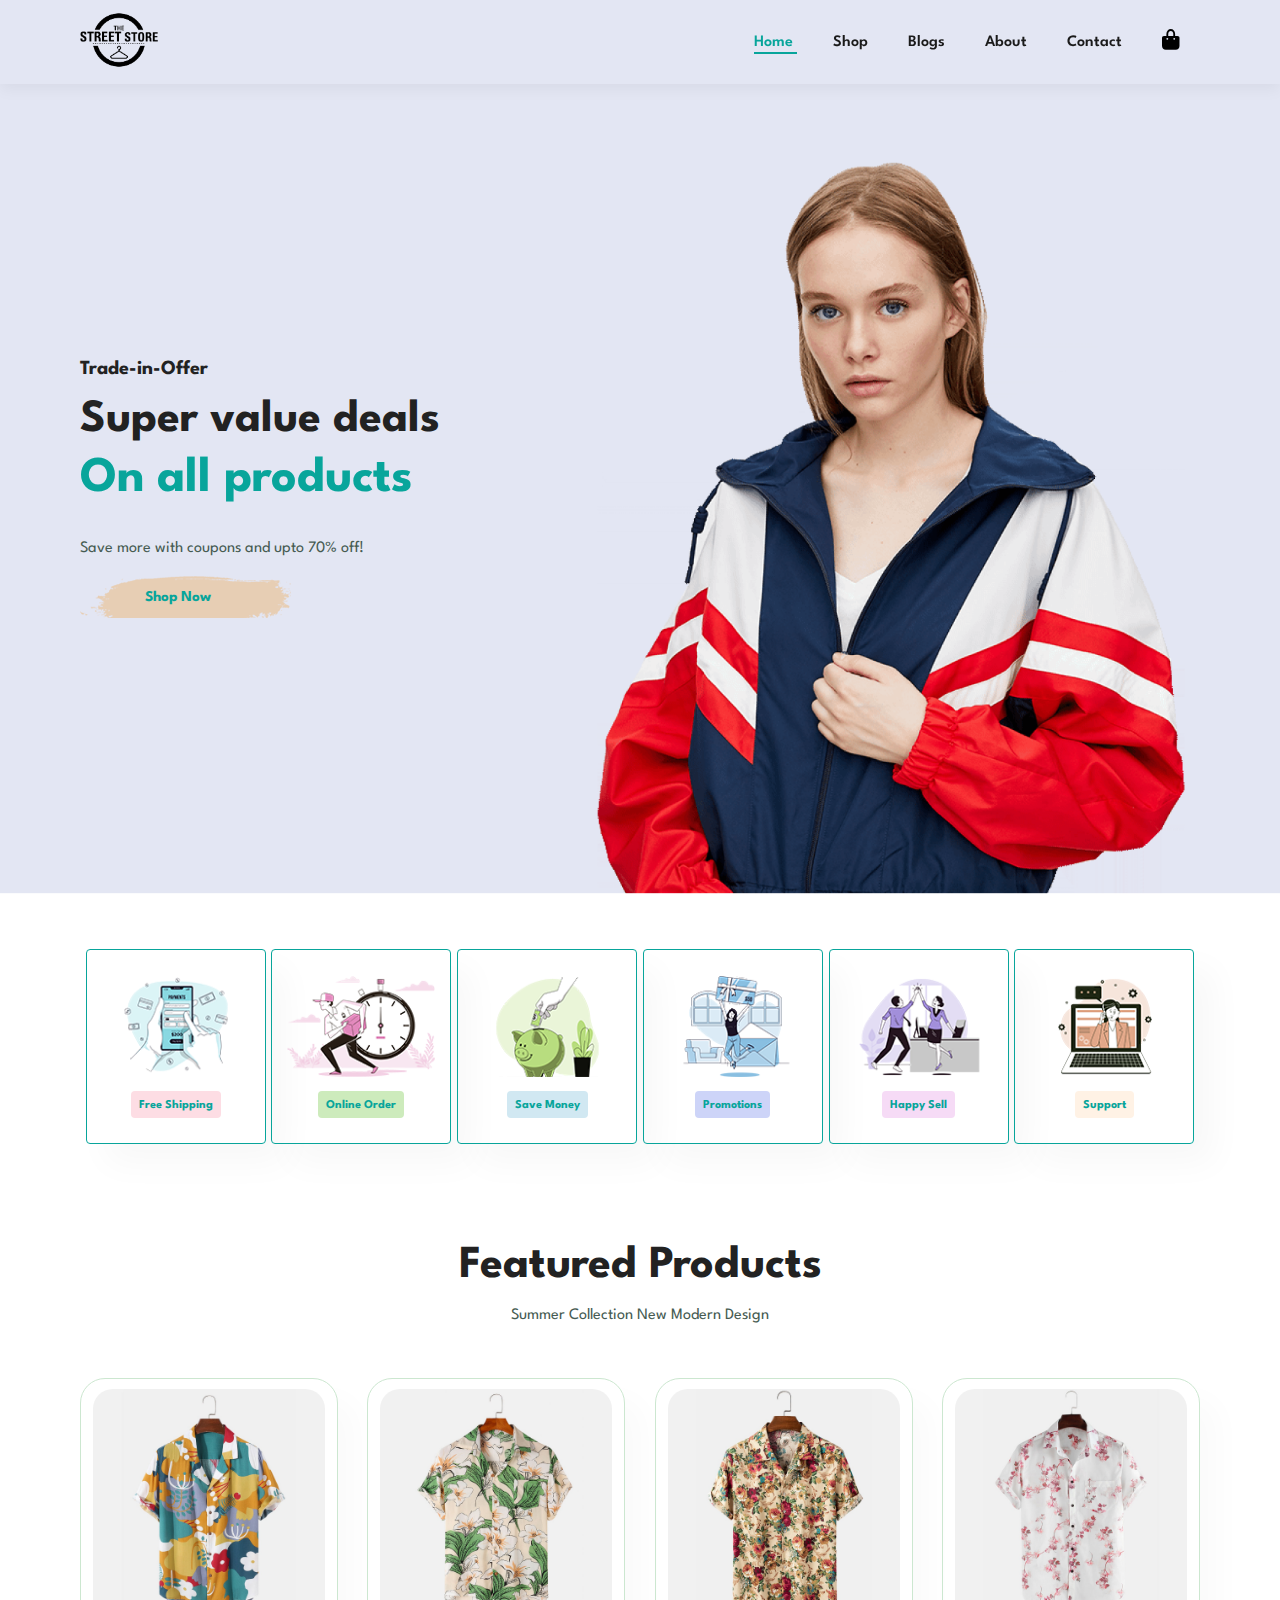
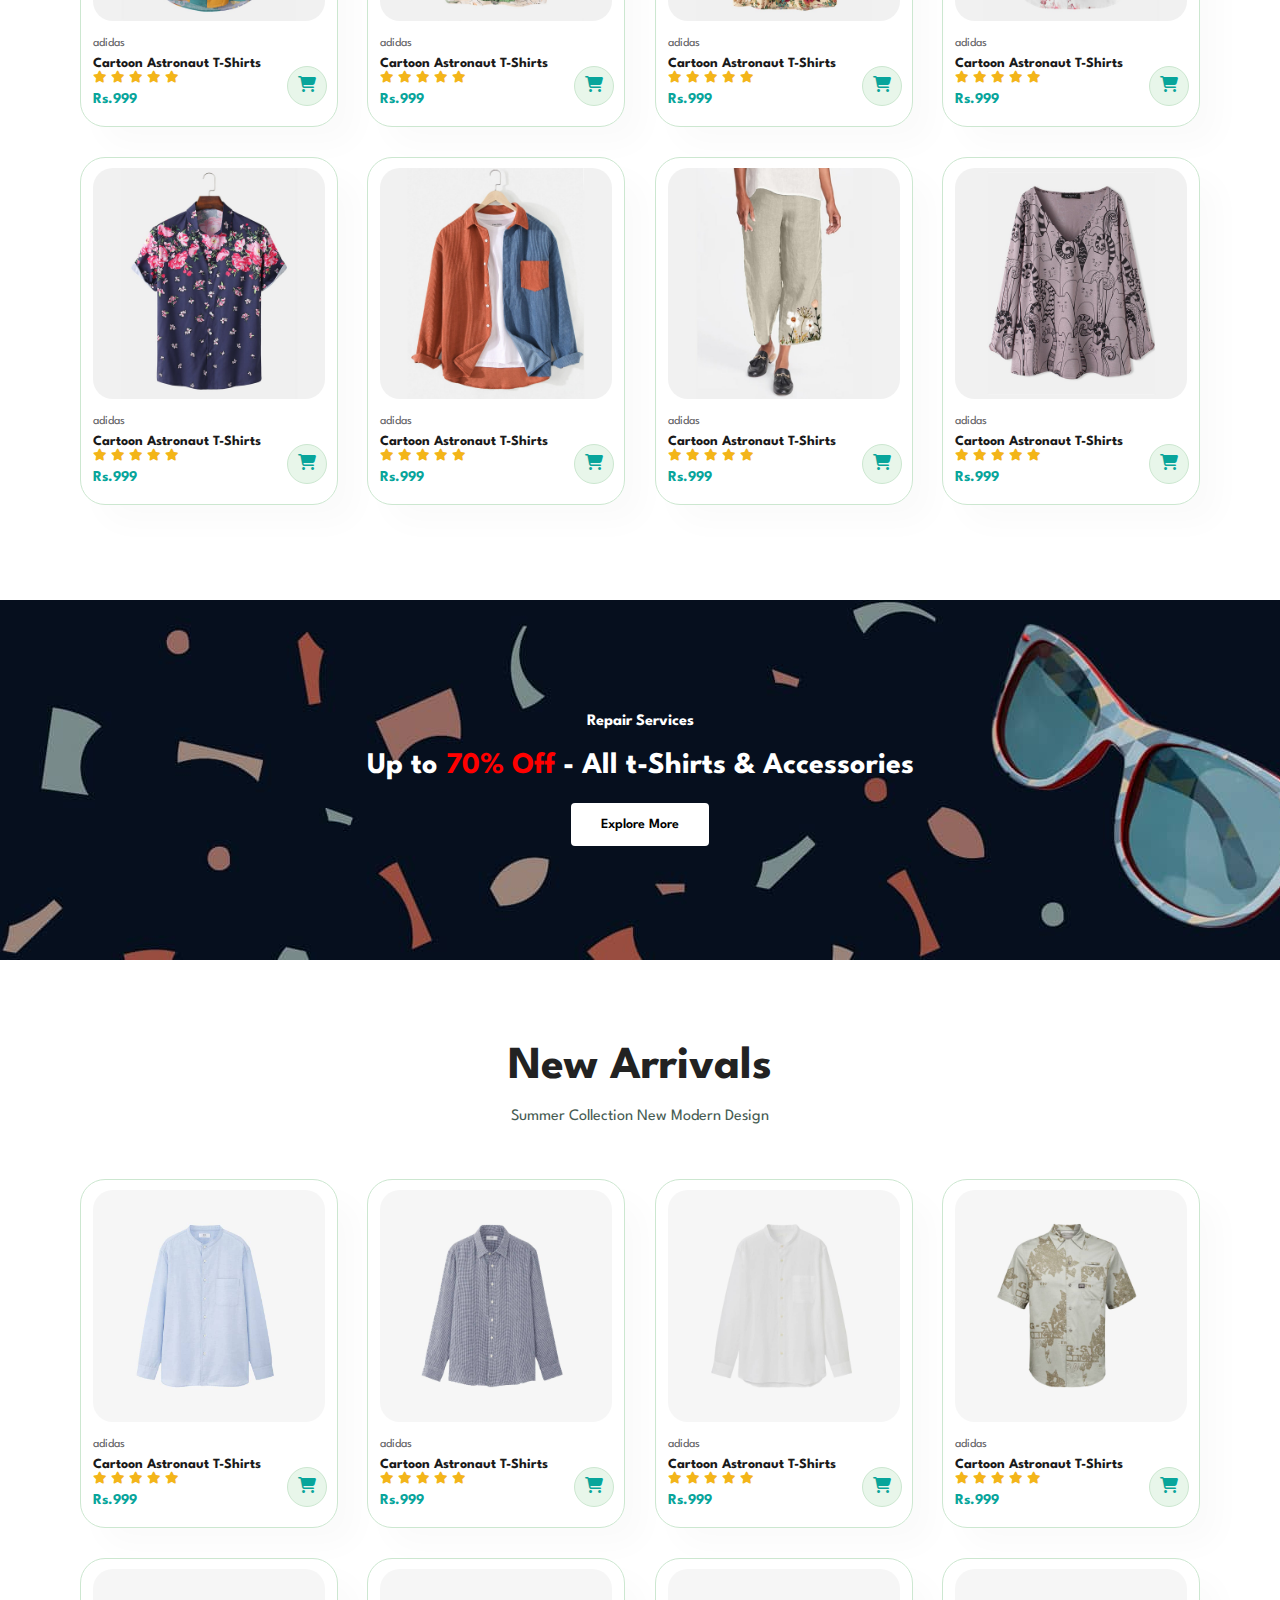
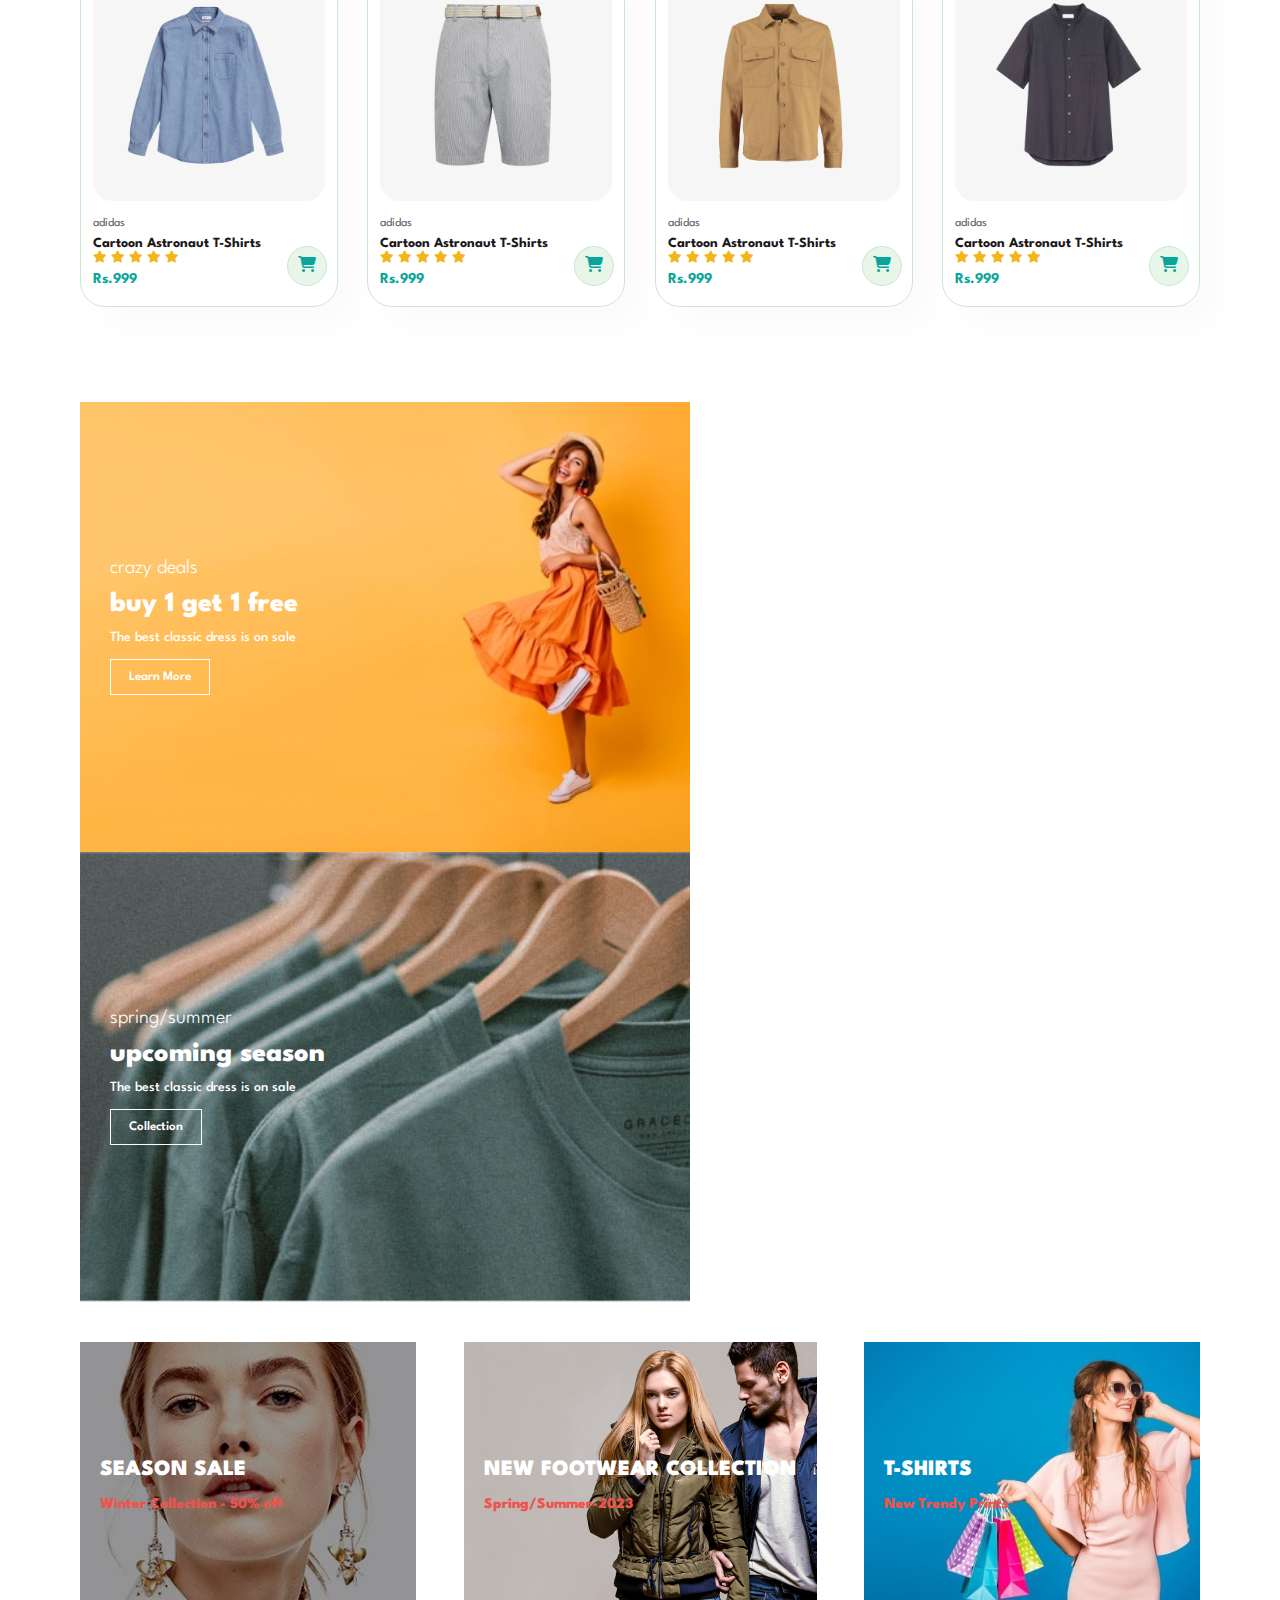
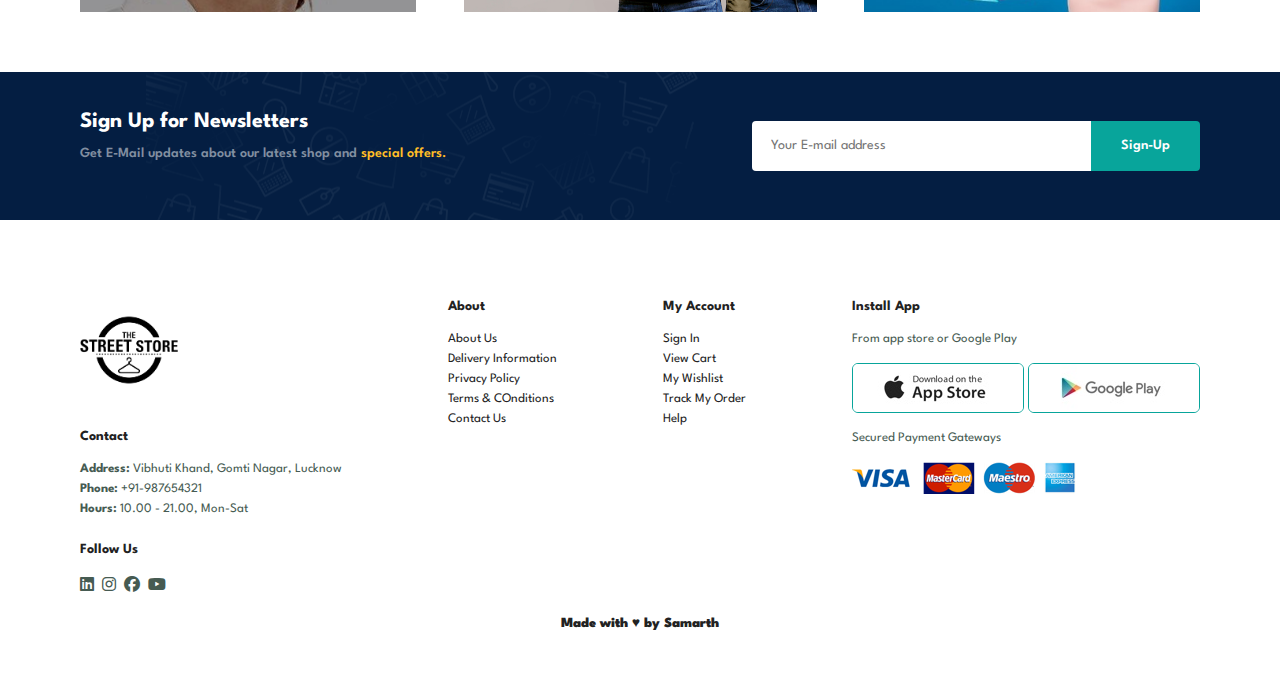
<file: index.html>
<!DOCTYPE html>
<html lang="en">
<head>
    <meta charset="UTF-8">
    <meta name="viewport" content="width=device-width, initial-scale=1.0">
    <title>The Street Store</title>
    <link rel="stylesheet" href="style.css">
    <link rel="stylesheet" href="https://cdnjs.cloudflare.com/ajax/libs/font-awesome/6.4.2/css/all.min.css">
</head>
<body>
    <section id="header">
        <a href="#"><img src="images/home/logo.png" alt="" class="logo"></a>
        <div>
            <ul id="navbar">
                <li><a class="active" href="index.html">Home</a></li>
                <li><a href="shop.html">Shop</a></li>
                <li><a href="blog.html">Blogs</a></li>
                <li><a href="about.html">About</a></li>
                <li><a href="contact.html">Contact</a></li>
                <li id="bag"><a href="cart.html"><i class="fa-solid fa-bag-shopping fa-lg" style="color: #000000;"></i></a></li>
                <a href="#" id="close"><i class="fa-solid fa-xmark"></i></a>
            </ul>
        </div>

        <div id="ipad">
            <a href="cart.html"><i class="fa-solid fa-bag-shopping fa-lg" style="color: #000000;"></i></a>
            <i id="bar" class="fa-solid fa-bars"></i>
        </div>
    </section>

    <section id="main">
        <h4>Trade-in-Offer</h4>
        <h2>Super value deals</h2>
        <h1>On all products</h1>
        <p>Save more with coupons and upto 70% off!</p>
        <button>Shop Now</button>
    </section>

    <section id="feature" class="section-p1">
        <div class="feature-box">
            <img src="images/home/features/f1.png" alt="">
            <h6>Free Shipping</h6>
        </div>
        <div class="feature-box">
            <img src="images/home/features/f2.png" alt="">
            <h6>Online Order</h6>
        </div>
        <div class="feature-box">
            <img src="images/home/features/f3.png" alt="">
            <h6>Save Money</h6>
        </div>
        <div class="feature-box">
            <img src="images/home/features/f4.png" alt="">
            <h6>Promotions</h6>
        </div>
        <div class="feature-box">
            <img src="images/home/features/f5.png" alt="">
            <h6>Happy Sell</h6>
        </div>
        <div class="feature-box">
            <img src="images/home/features/f6.png" alt="">
            <h6>Support</h6>
        </div>
    </section>

    <section id="product" class="section-p1">
        <h2>Featured Products</h2>
        <p>Summer Collection New Modern Design</p>
        <div class="pro-container">
            <div class="pro">
                <img src="images/home/products/f1.jpg" alt="">
                <div class="desc">
                    <span>adidas</span>
                    <h5>Cartoon Astronaut T-Shirts</h5>
                    <div class="star">
                        <i class="fas fa-star"></i>
                        <i class="fas fa-star"></i>
                        <i class="fas fa-star"></i>
                        <i class="fas fa-star"></i>
                        <i class="fas fa-star"></i>
                    </div>
                    <h4>Rs.999</h4>
                </div>
                <a class="cart" href=""><i class="fa-solid fa-cart-shopping"></i></a>
            </div>
            <div class="pro">
                <img src="images/home/products/f2.jpg" alt="">
                <div class="desc">
                    <span>adidas</span>
                    <h5>Cartoon Astronaut T-Shirts</h5>
                    <div class="star">
                        <i class="fas fa-star"></i>
                        <i class="fas fa-star"></i>
                        <i class="fas fa-star"></i>
                        <i class="fas fa-star"></i>
                        <i class="fas fa-star"></i>
                    </div>
                    <h4>Rs.999</h4>
                </div>
                <a class="cart" href=""><i class="fa-solid fa-cart-shopping"></i></a>
            </div>
            <div class="pro">
                <img src="images/home/products/f3.jpg" alt="">
                <div class="desc">
                    <span>adidas</span>
                    <h5>Cartoon Astronaut T-Shirts</h5>
                    <div class="star">
                        <i class="fas fa-star"></i>
                        <i class="fas fa-star"></i>
                        <i class="fas fa-star"></i>
                        <i class="fas fa-star"></i>
                        <i class="fas fa-star"></i>
                    </div>
                    <h4>Rs.999</h4>
                </div>
                <a class="cart" href=""><i class="fa-solid fa-cart-shopping"></i></a>
            </div>
            <div class="pro">
                <img src="images/home/products/f4.jpg" alt="">
                <div class="desc">
                    <span>adidas</span>
                    <h5>Cartoon Astronaut T-Shirts</h5>
                    <div class="star">
                        <i class="fas fa-star"></i>
                        <i class="fas fa-star"></i>
                        <i class="fas fa-star"></i>
                        <i class="fas fa-star"></i>
                        <i class="fas fa-star"></i>
                    </div>
                    <h4>Rs.999</h4>
                </div>
                <a class="cart" href=""><i class="fa-solid fa-cart-shopping"></i></a>
            </div>
            <div class="pro">
                <img src="images/home/products/f5.jpg" alt="">
                <div class="desc">
                    <span>adidas</span>
                    <h5>Cartoon Astronaut T-Shirts</h5>
                    <div class="star">
                        <i class="fas fa-star"></i>
                        <i class="fas fa-star"></i>
                        <i class="fas fa-star"></i>
                        <i class="fas fa-star"></i>
                        <i class="fas fa-star"></i>
                    </div>
                    <h4>Rs.999</h4>
                </div>
                <a class="cart" href=""><i class="fa-solid fa-cart-shopping"></i></a>
            </div>
            <div class="pro">
                <img src="images/home/products/f6.jpg" alt="">
                <div class="desc">
                    <span>adidas</span>
                    <h5>Cartoon Astronaut T-Shirts</h5>
                    <div class="star">
                        <i class="fas fa-star"></i>
                        <i class="fas fa-star"></i>
                        <i class="fas fa-star"></i>
                        <i class="fas fa-star"></i>
                        <i class="fas fa-star"></i>
                    </div>
                    <h4>Rs.999</h4>
                </div>
                <a class="cart" href=""><i class="fa-solid fa-cart-shopping"></i></a>
            </div>
            <div class="pro">
                <img src="images/home/products/f7.jpg" alt="">
                <div class="desc">
                    <span>adidas</span>
                    <h5>Cartoon Astronaut T-Shirts</h5>
                    <div class="star">
                        <i class="fas fa-star"></i>
                        <i class="fas fa-star"></i>
                        <i class="fas fa-star"></i>
                        <i class="fas fa-star"></i>
                        <i class="fas fa-star"></i>
                    </div>
                    <h4>Rs.999</h4>
                </div>
                <a class="cart" href=""><i class="fa-solid fa-cart-shopping"></i></a>
            </div>
            <div class="pro">
                <img src="images/home/products/f8.jpg" alt="">
                <div class="desc">
                    <span>adidas</span>
                    <h5>Cartoon Astronaut T-Shirts</h5>
                    <div class="star">
                        <i class="fas fa-star"></i>
                        <i class="fas fa-star"></i>
                        <i class="fas fa-star"></i>
                        <i class="fas fa-star"></i>
                        <i class="fas fa-star"></i>
                    </div>
                    <h4>Rs.999</h4>
                </div>
                <a class="cart" href=""><i class="fa-solid fa-cart-shopping"></i></a>
            </div>
        </div>
    </section>

    <section id="banner" class="section-m1">
        <h4>Repair Services</h4>
        <h2>Up to <span>70% Off</span> - All t-Shirts & Accessories</h2>
        <button class="normal">Explore More</button>
    </section>

    <section id="product" class="section-p1">
        <h2>New Arrivals</h2>
        <p>Summer Collection New Modern Design</p>
        <div class="pro-container">
            <div class="pro">
                <img src="images/home/products/n1.jpg" alt="">
                <div class="desc">
                    <span>adidas</span>
                    <h5>Cartoon Astronaut T-Shirts</h5>
                    <div class="star">
                        <i class="fas fa-star"></i>
                        <i class="fas fa-star"></i>
                        <i class="fas fa-star"></i>
                        <i class="fas fa-star"></i>
                        <i class="fas fa-star"></i>
                    </div>
                    <h4>Rs.999</h4>
                </div>
                <a class="cart" href=""><i class="fa-solid fa-cart-shopping"></i></a>
            </div>
            <div class="pro">
                <img src="images/home/products/n2.jpg" alt="">
                <div class="desc">
                    <span>adidas</span>
                    <h5>Cartoon Astronaut T-Shirts</h5>
                    <div class="star">
                        <i class="fas fa-star"></i>
                        <i class="fas fa-star"></i>
                        <i class="fas fa-star"></i>
                        <i class="fas fa-star"></i>
                        <i class="fas fa-star"></i>
                    </div>
                    <h4>Rs.999</h4>
                </div>
                <a class="cart" href=""><i class="fa-solid fa-cart-shopping"></i></a>
            </div>
            <div class="pro">
                <img src="images/home/products/n3.jpg" alt="">
                <div class="desc">
                    <span>adidas</span>
                    <h5>Cartoon Astronaut T-Shirts</h5>
                    <div class="star">
                        <i class="fas fa-star"></i>
                        <i class="fas fa-star"></i>
                        <i class="fas fa-star"></i>
                        <i class="fas fa-star"></i>
                        <i class="fas fa-star"></i>
                    </div>
                    <h4>Rs.999</h4>
                </div>
                <a class="cart" href=""><i class="fa-solid fa-cart-shopping"></i></a>
            </div>
            <div class="pro">
                <img src="images/home/products/n4.jpg" alt="">
                <div class="desc">
                    <span>adidas</span>
                    <h5>Cartoon Astronaut T-Shirts</h5>
                    <div class="star">
                        <i class="fas fa-star"></i>
                        <i class="fas fa-star"></i>
                        <i class="fas fa-star"></i>
                        <i class="fas fa-star"></i>
                        <i class="fas fa-star"></i>
                    </div>
                    <h4>Rs.999</h4>
                </div>
                <a class="cart" href=""><i class="fa-solid fa-cart-shopping"></i></a>
            </div>
            <div class="pro">
                <img src="images/home/products/n5.jpg" alt="">
                <div class="desc">
                    <span>adidas</span>
                    <h5>Cartoon Astronaut T-Shirts</h5>
                    <div class="star">
                        <i class="fas fa-star"></i>
                        <i class="fas fa-star"></i>
                        <i class="fas fa-star"></i>
                        <i class="fas fa-star"></i>
                        <i class="fas fa-star"></i>
                    </div>
                    <h4>Rs.999</h4>
                </div>
                <a class="cart" href=""><i class="fa-solid fa-cart-shopping"></i></a>
            </div>
            <div class="pro">
                <img src="images/home/products/n6.jpg" alt="">
                <div class="desc">
                    <span>adidas</span>
                    <h5>Cartoon Astronaut T-Shirts</h5>
                    <div class="star">
                        <i class="fas fa-star"></i>
                        <i class="fas fa-star"></i>
                        <i class="fas fa-star"></i>
                        <i class="fas fa-star"></i>
                        <i class="fas fa-star"></i>
                    </div>
                    <h4>Rs.999</h4>
                </div>
                <a class="cart" href=""><i class="fa-solid fa-cart-shopping"></i></a>
            </div>
            <div class="pro">
                <img src="images/home/products/n7.jpg" alt="">
                <div class="desc">
                    <span>adidas</span>
                    <h5>Cartoon Astronaut T-Shirts</h5>
                    <div class="star">
                        <i class="fas fa-star"></i>
                        <i class="fas fa-star"></i>
                        <i class="fas fa-star"></i>
                        <i class="fas fa-star"></i>
                        <i class="fas fa-star"></i>
                    </div>
                    <h4>Rs.999</h4>
                </div>
                <a class="cart" href=""><i class="fa-solid fa-cart-shopping"></i></a>
            </div>
            <div class="pro">
                <img src="images/home/products/n8.jpg" alt="">
                <div class="desc">
                    <span>adidas</span>
                    <h5>Cartoon Astronaut T-Shirts</h5>
                    <div class="star">
                        <i class="fas fa-star"></i>
                        <i class="fas fa-star"></i>
                        <i class="fas fa-star"></i>
                        <i class="fas fa-star"></i>
                        <i class="fas fa-star"></i>
                    </div>
                    <h4>Rs.999</h4>
                </div>
                <a class="cart" href=""><i class="fa-solid fa-cart-shopping"></i></a>
            </div>
        </div>
    </section>

    <section id="sm-banner" class="section-p1">
        <div class="banner-box">
            <h4>crazy deals</h4>
            <h2>buy 1 get 1 free</h2>
            <span>The best classic dress is on sale</span>
            <button class="white">Learn More</button>
        </div>
        <div class="banner-box box-2">
            <h4>spring/summer</h4>
            <h2>upcoming season</h2>
            <span>The best classic dress is on sale</span>
            <button class="white">Collection</button>
        </div>
    </section>

    <section id="x-sm-banner">
        <div class="banner-box">
            <h2>SEASON SALE</h2>
            <h3>Winter Collection - 50% off</h3>
        </div>
        <div class="banner-box b2">
            <h2>NEW FOOTWEAR COLLECTION</h2>
            <h3>Spring/Summer-2023</h3>
        </div>
        <div class="banner-box b3">
            <h2>T-SHIRTS</h2>
            <h3>New Trendy Prints</h3>
        </div>
    </section>

    <section id="newsletter" class="section-p1 section-m1">
        <div class="newstext">
            <h4>Sign Up for Newsletters</h4>
            <p>Get E-Mail updates about our latest shop and <span>special offers.</span></p>
        </div>
        <div class="form">
            <input type="text" placeholder="Your E-mail address">
            <button class="normal">Sign-Up</button>
        </div>
    </section>

    <footer class="section-p1">
        <div class="col">
            <img class="logo" height="100px" src="images/home/logo.png" alt="">
            <h4>Contact</h4>
            <p><b>Address:</b> Vibhuti Khand, Gomti Nagar, Lucknow</p>
            <p><b>Phone:</b> +91-987654321</p>
            <p><b>Hours:</b> 10.00 - 21.00, Mon-Sat</p>
            <div class="follow">
                <h4>Follow Us</h4>
                <div class="icon">
                    <i class="fa-brands fa-linkedin"></i>
                    <i class="fa-brands fa-instagram"></i>
                    <i class="fa-brands fa-facebook"></i>
                    <i class="fa-brands fa-youtube"></i>
                </div>
            </div>
        </div>
        <div class="col">
            <h4>About</h4>
            <a href="#">About Us</a>
            <a href="#">Delivery Information</a>
            <a href="#">Privacy Policy</a>
            <a href="#">Terms & COnditions</a>
            <a href="#">Contact Us</a>
        </div>
        <div class="col">
            <h4>My Account</h4>
            <a href="#">Sign In</a>
            <a href="#">View Cart</a>
            <a href="#">My Wishlist</a>
            <a href="#">Track My Order</a>
            <a href="#">Help</a>
        </div>
        <div class="col install">
            <h4>Install App</h4>
            <p>From app store or Google Play</p>
            <div class="row">
                <img src="images/home/footer/app.jpg" alt="">
                <img src="images/home/footer/play.jpg" alt="">
            </div>
            <p>Secured Payment Gateways</p>
            <img src="images/home/footer/pay.png" alt="">
        </div>
        <div class="sam">
            <h4><b>Made with &hearts; by Samarth</b></h4>
        </div>
    </footer>


    <script src="script.js"></script>
</body>
</html>
</file>
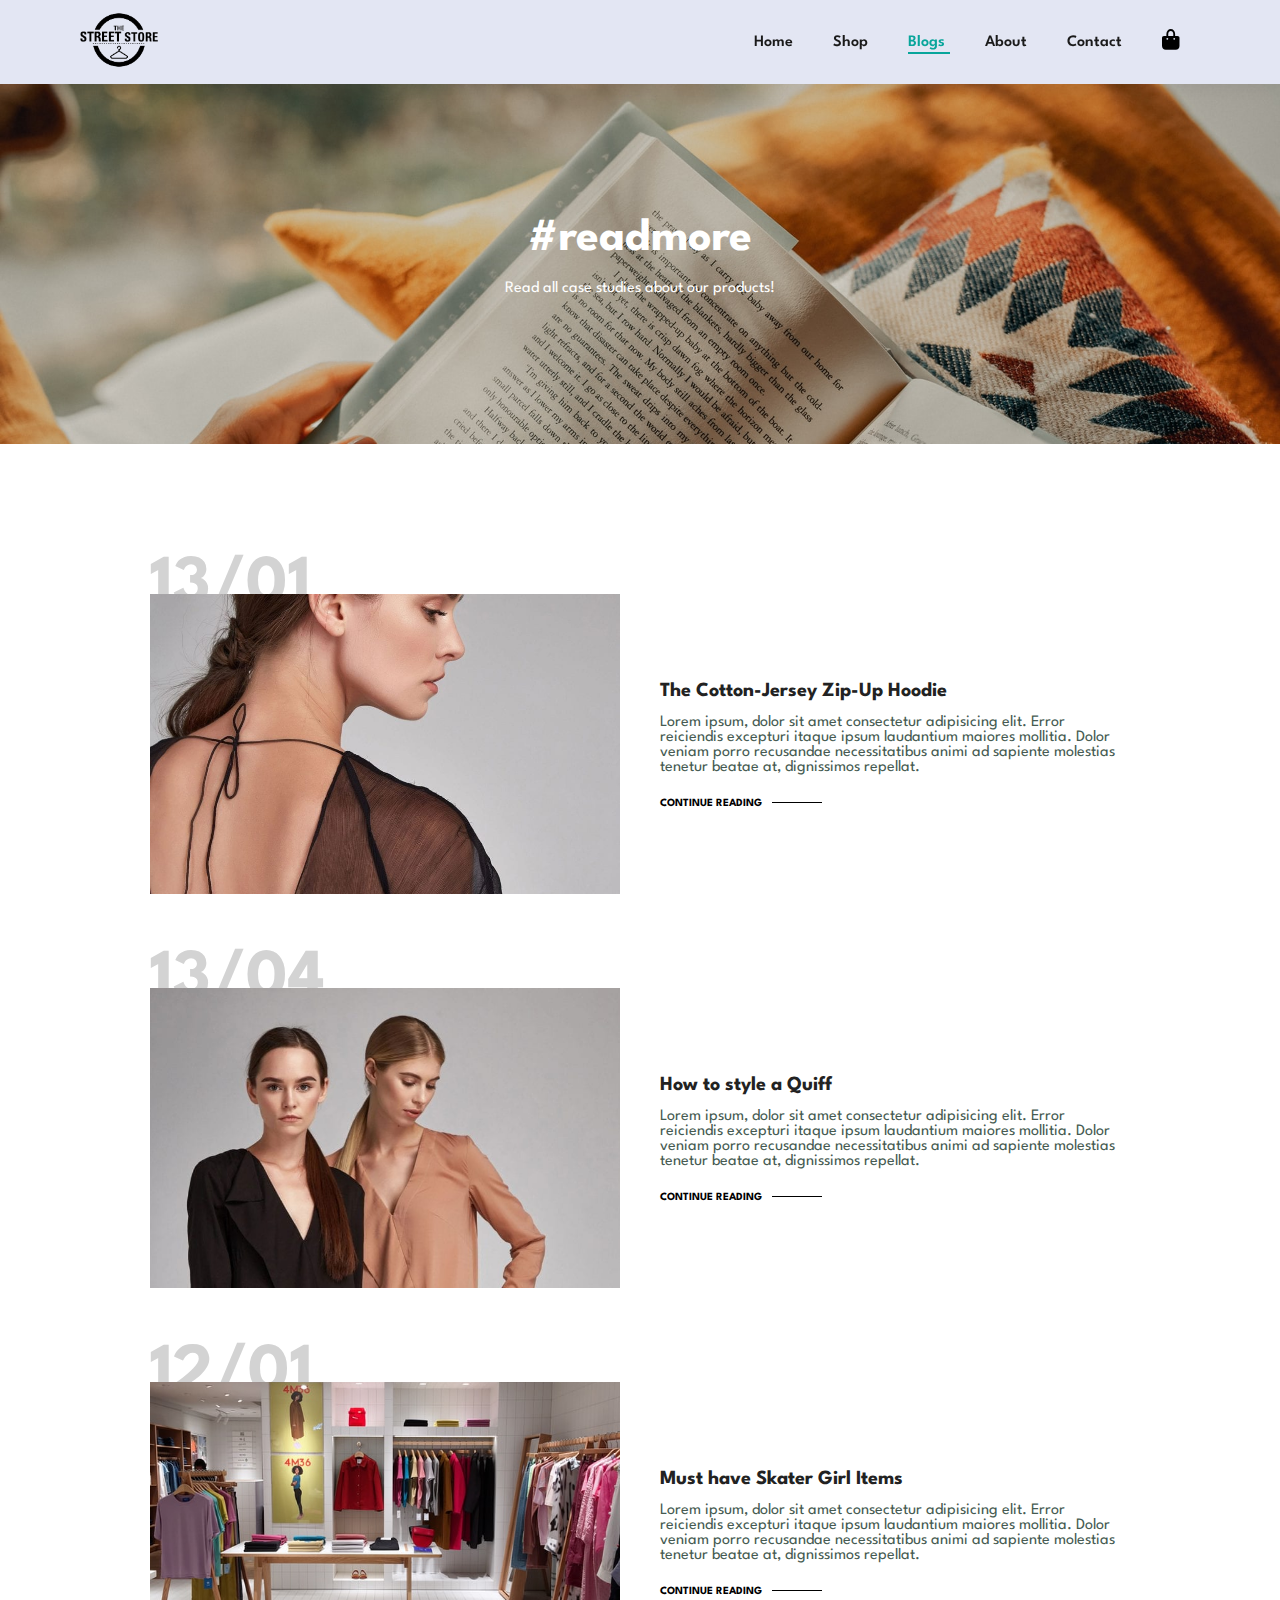
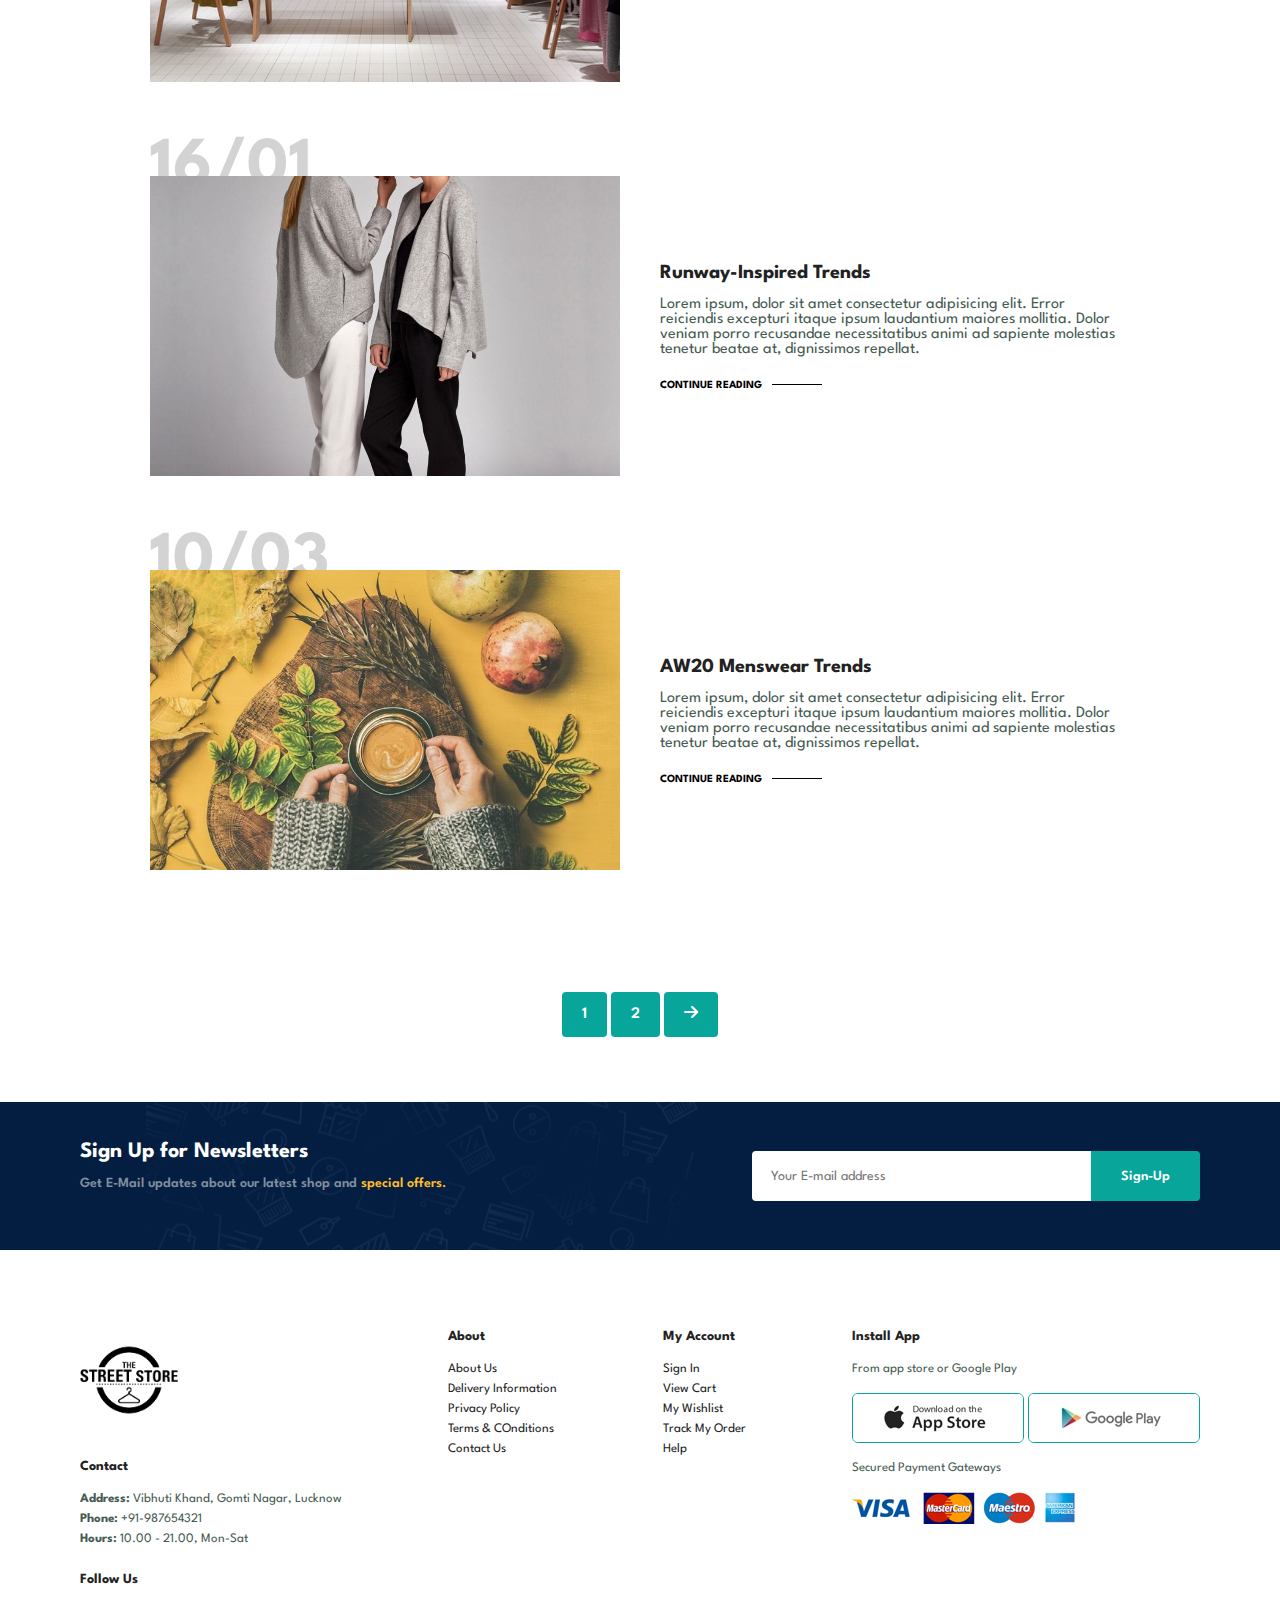
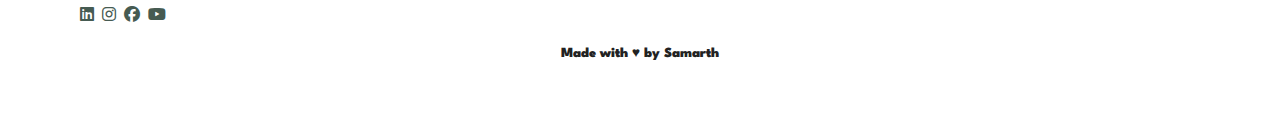
<file: blog.html>
<!DOCTYPE html>
<html lang="en">
<head>
    <meta charset="UTF-8">
    <meta name="viewport" content="width=device-width, initial-scale=1.0">
    <title>The Street Store</title>
    <link rel="stylesheet" href="style.css">
    <link rel="stylesheet" href="https://cdnjs.cloudflare.com/ajax/libs/font-awesome/6.4.2/css/all.min.css">
</head>
<body>
    <section id="header">
        <a href="#"><img src="images/home/logo.png" alt="" class="logo"></a>
        <div>
            <ul id="navbar">
                <li><a href="index.html">Home</a></li>
                <li><a href="shop.html">Shop</a></li>
                <li><a class="active" href="blog.html">Blogs</a></li>
                <li><a href="about.html">About</a></li>
                <li><a href="contact.html">Contact</a></li>
                <li id="bag"><a href="cart.html"><i class="fa-solid fa-bag-shopping fa-lg" style="color: #000000;"></i></a></li>
                <a href="#" id="close"><i class="fa-solid fa-xmark"></i></a>
            </ul>
        </div>

        <div id="ipad">
            <a href="cart.html"><i class="fa-solid fa-bag-shopping fa-lg" style="color: #000000;"></i></a>
            <i id="bar" class="fa-solid fa-bars"></i>
        </div>
    </section>

    <section id="page-header" class="blog-header">
        <h2>#readmore</h2>
        <p>Read all case studies about our products!</p>
    </section>

    <section id="blog">
        <div class="blog-box">
            <div class="blog-img">
                <img src="images/blog/blog/b1.jpg" alt="">
            </div>
            <div class="blog-det">
                <h4>The Cotton-Jersey Zip-Up Hoodie</h4>
                <p>Lorem ipsum, dolor sit amet consectetur adipisicing elit. 
                    Error reiciendis excepturi itaque ipsum laudantium maiores mollitia. 
                    Dolor veniam porro recusandae necessitatibus animi ad sapiente molestias 
                    tenetur beatae at, dignissimos repellat.</p>
                <a href="#">CONTINUE READING</a>
            </div>
            <h1>13/01</h1>
        </div>
        <div class="blog-box">
            <div class="blog-img">
                <img src="images/blog/blog/b2.jpg" alt="">
            </div>
            <div class="blog-det">
                <h4>How to style a Quiff</h4>
                <p>Lorem ipsum, dolor sit amet consectetur adipisicing elit. 
                    Error reiciendis excepturi itaque ipsum laudantium maiores mollitia. 
                    Dolor veniam porro recusandae necessitatibus animi ad sapiente molestias 
                    tenetur beatae at, dignissimos repellat.</p>
                <a href="#">CONTINUE READING</a>
            </div>
            <h1>13/04</h1>
        </div>
        <div class="blog-box">
            <div class="blog-img">
                <img src="images/blog/blog/b3.jpg" alt="">
            </div>
            <div class="blog-det">
                <h4>Must have Skater Girl Items</h4>
                <p>Lorem ipsum, dolor sit amet consectetur adipisicing elit. 
                    Error reiciendis excepturi itaque ipsum laudantium maiores mollitia. 
                    Dolor veniam porro recusandae necessitatibus animi ad sapiente molestias 
                    tenetur beatae at, dignissimos repellat.</p>
                <a href="#">CONTINUE READING</a>
            </div>
            <h1>12/01</h1>
        </div>
        <div class="blog-box">
            <div class="blog-img">
                <img src="images/blog/blog/b4.jpg" alt="">
            </div>
            <div class="blog-det">
                <h4>Runway-Inspired Trends</h4>
                <p>Lorem ipsum, dolor sit amet consectetur adipisicing elit. 
                    Error reiciendis excepturi itaque ipsum laudantium maiores mollitia. 
                    Dolor veniam porro recusandae necessitatibus animi ad sapiente molestias 
                    tenetur beatae at, dignissimos repellat.</p>
                <a href="#">CONTINUE READING</a>
            </div>
            <h1>16/01</h1>
        </div>
        <div class="blog-box">
            <div class="blog-img">
                <img src="images/blog/blog/b6.jpg" alt="">
            </div>
            <div class="blog-det">
                <h4>AW20 Menswear Trends</h4>
                <p>Lorem ipsum, dolor sit amet consectetur adipisicing elit. 
                    Error reiciendis excepturi itaque ipsum laudantium maiores mollitia. 
                    Dolor veniam porro recusandae necessitatibus animi ad sapiente molestias 
                    tenetur beatae at, dignissimos repellat.</p>
                <a href="#">CONTINUE READING</a>
            </div>
            <h1>10/03</h1>
        </div>
    </section>

    <section id="pagination" class="section-p1">
        <a href="#">1</a>
        <a href="#">2</a>
        <a href="#"><i class="fa-solid fa-arrow-right"></i></a>
    </section>

    <section id="newsletter" class="section-p1 section-m1">
        <div class="newstext">
            <h4>Sign Up for Newsletters</h4>
            <p>Get E-Mail updates about our latest shop and <span>special offers.</span></p>
        </div>
        <div class="form">
            <input type="text" placeholder="Your E-mail address">
            <button class="normal">Sign-Up</button>
        </div>
    </section>

    <footer class="section-p1">
        <div class="col">
            <img class="logo" height="100px" src="images/home/logo.png" alt="">
            <h4>Contact</h4>
            <p><b>Address:</b> Vibhuti Khand, Gomti Nagar, Lucknow</p>
            <p><b>Phone:</b> +91-987654321</p>
            <p><b>Hours:</b> 10.00 - 21.00, Mon-Sat</p>
            <div class="follow">
                <h4>Follow Us</h4>
                <div class="icon">
                    <i class="fa-brands fa-linkedin"></i>
                    <i class="fa-brands fa-instagram"></i>
                    <i class="fa-brands fa-facebook"></i>
                    <i class="fa-brands fa-youtube"></i>
                </div>
            </div>
        </div>
        <div class="col">
            <h4>About</h4>
            <a href="#">About Us</a>
            <a href="#">Delivery Information</a>
            <a href="#">Privacy Policy</a>
            <a href="#">Terms & COnditions</a>
            <a href="#">Contact Us</a>
        </div>
        <div class="col">
            <h4>My Account</h4>
            <a href="#">Sign In</a>
            <a href="#">View Cart</a>
            <a href="#">My Wishlist</a>
            <a href="#">Track My Order</a>
            <a href="#">Help</a>
        </div>
        <div class="col install">
            <h4>Install App</h4>
            <p>From app store or Google Play</p>
            <div class="row">
                <img src="images/home/footer/app.jpg" alt="">
                <img src="images/home/footer/play.jpg" alt="">
            </div>
            <p>Secured Payment Gateways</p>
            <img src="images/home/footer/pay.png" alt="">
        </div>
        <div class="sam">
            <h4><b>Made with &hearts; by Samarth</b></h4>
        </div>
    </footer>


    <script src="script.js"></script>
</body>
</html>
</file>
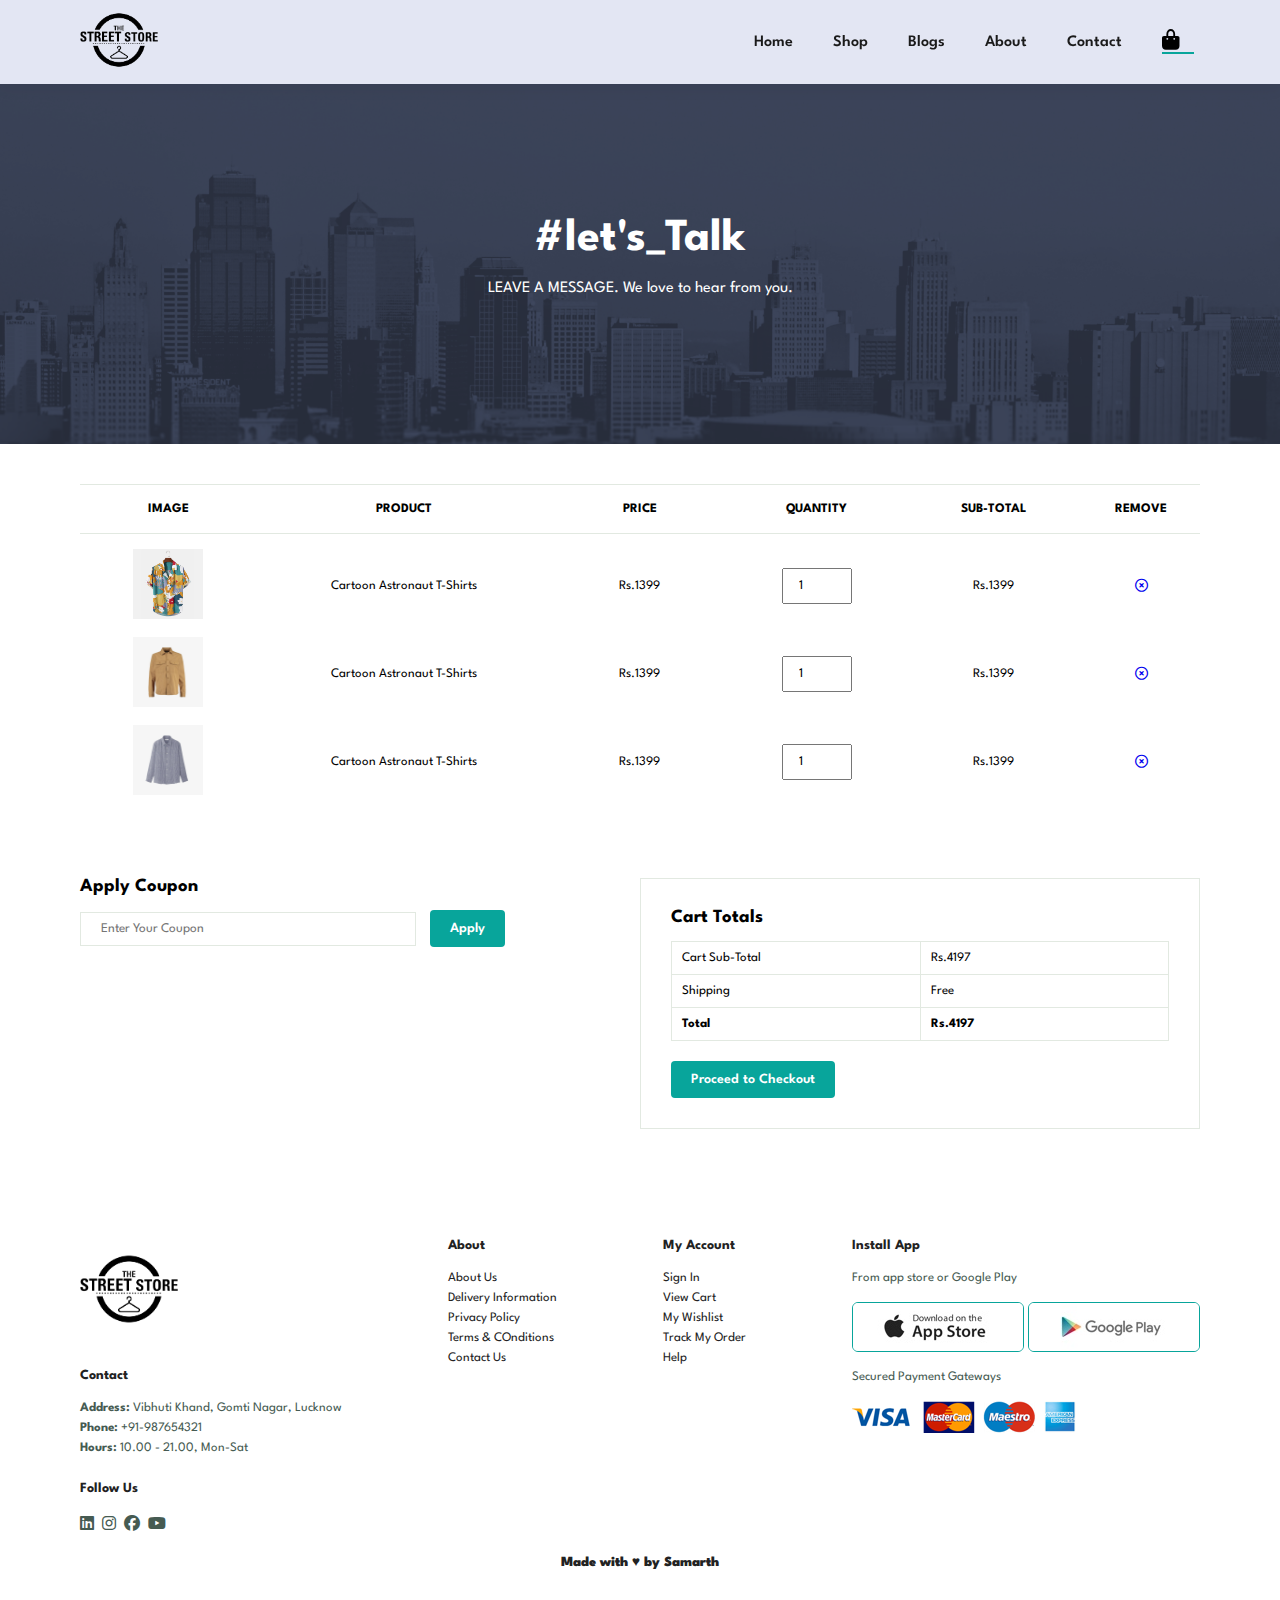
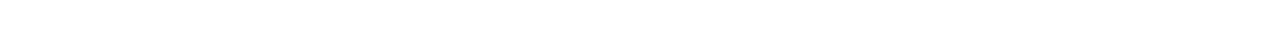
<file: cart.html>
<!DOCTYPE html>
<html lang="en">
<head>
    <meta charset="UTF-8">
    <meta name="viewport" content="width=device-width, initial-scale=1.0">
    <title>The Street Store</title>
    <link rel="stylesheet" href="style.css">
    <link rel="stylesheet" href="https://cdnjs.cloudflare.com/ajax/libs/font-awesome/6.4.2/css/all.min.css">
</head>
<body>
    <section id="header">
        <a href="#"><img src="images/home/logo.png" alt="" class="logo"></a>
        <div>
            <ul id="navbar">
                <li><a href="index.html">Home</a></li>
                <li><a href="shop.html">Shop</a></li>
                <li><a href="blog.html">Blogs</a></li>
                <li><a href="about.html">About</a></li>
                <li><a href="contact.html">Contact</a></li>
                <li id="bag"><a class="active" href="cart.html"><i class="fa-solid fa-bag-shopping fa-lg" style="color: #000000;"></i></a></li>
                <a href="#" id="close"><i class="fa-solid fa-xmark"></i></a>
            </ul>
        </div>

        <div id="ipad">
            <a href="cart.html"><i class="fa-solid fa-bag-shopping fa-lg" style="color: #000000;"></i></a>
            <i id="bar" class="fa-solid fa-bars"></i>
        </div>
    </section>

    <section id="page-header" class="about-header">
        <h2>#let's_Talk</h2>
        <p>LEAVE A MESSAGE. We love to hear from you.</p>
    </section>

    <section id="cart" class="section-p1">
        <table width="100%">
            <thead>
                <tr>
                    <td>Image</td>
                    <td>Product</td>
                    <td>Price</td>
                    <td>Quantity</td>
                    <td>Sub-Total</td>
                    <td>Remove</td>
                </tr>
            </thead>
            <tbody>
                <tr>
                    <td><img src="images/home/products/f1.jpg" alt=""></td>
                    <td>Cartoon Astronaut T-Shirts</td>
                    <td>Rs.1399</td>
                    <td><input type="number" value="1"></td>
                    <td>Rs.1399</td>
                    <td><a href="#"><i class="fa-regular fa-circle-xmark"></i></a></td>
                </tr>
                <tr>
                    <td><img src="images/home/products/n7.jpg" alt=""></td>
                    <td>Cartoon Astronaut T-Shirts</td>
                    <td>Rs.1399</td>
                    <td><input type="number" value="1"></td>
                    <td>Rs.1399</td>
                    <td><a href="#"><i class="fa-regular fa-circle-xmark"></i></a></td>
                </tr>
                <tr>
                    <td><img src="images/home/products/n2.jpg" alt=""></td>
                    <td>Cartoon Astronaut T-Shirts</td>
                    <td>Rs.1399</td>
                    <td><input type="number" value="1"></td>
                    <td>Rs.1399</td>
                    <td><a href="#"><i class="fa-regular fa-circle-xmark"></i></a></td>
                </tr>
            </tbody>
        </table>
    </section>

    <section id="cart-add" class="section-p1">
        <div id="coupon">
            <h3>Apply Coupon</h3>
            <div>
                <input type="text" placeholder="Enter Your Coupon">
                <button class="normal">Apply</button>
            </div>
        </div>
        <div id="subtotal">
            <h3>Cart Totals</h3>
            <table>
                <tr>
                    <td>Cart Sub-Total</td>
                    <td>Rs.4197</td>
                </tr>
                <tr>
                    <td>Shipping</td>
                    <td>Free</td>
                </tr>
                <tr>
                    <td><strong>Total</strong></td>
                    <td><strong>Rs.4197</strong></td>
                </tr>
            </table>
            <button class="normal">Proceed to Checkout</button>
        </div>
    </section>
    
    <footer class="section-p1">
        <div class="col">
            <img class="logo" height="100px" src="images/home/logo.png" alt="">
            <h4>Contact</h4>
            <p><b>Address:</b> Vibhuti Khand, Gomti Nagar, Lucknow</p>
            <p><b>Phone:</b> +91-987654321</p>
            <p><b>Hours:</b> 10.00 - 21.00, Mon-Sat</p>
            <div class="follow">
                <h4>Follow Us</h4>
                <div class="icon">
                    <i class="fa-brands fa-linkedin"></i>
                    <i class="fa-brands fa-instagram"></i>
                    <i class="fa-brands fa-facebook"></i>
                    <i class="fa-brands fa-youtube"></i>
                </div>
            </div>
        </div>
        <div class="col">
            <h4>About</h4>
            <a href="#">About Us</a>
            <a href="#">Delivery Information</a>
            <a href="#">Privacy Policy</a>
            <a href="#">Terms & COnditions</a>
            <a href="#">Contact Us</a>
        </div>
        <div class="col">
            <h4>My Account</h4>
            <a href="#">Sign In</a>
            <a href="#">View Cart</a>
            <a href="#">My Wishlist</a>
            <a href="#">Track My Order</a>
            <a href="#">Help</a>
        </div>
        <div class="col install">
            <h4>Install App</h4>
            <p>From app store or Google Play</p>
            <div class="row">
                <img src="images/home/footer/app.jpg" alt="">
                <img src="images/home/footer/play.jpg" alt="">
            </div>
            <p>Secured Payment Gateways</p>
            <img src="images/home/footer/pay.png" alt="">
        </div>
        <div class="sam">
            <h4><b>Made with &hearts; by Samarth</b></h4>
        </div>
    </footer>

    <script src="script.js"></script>
</body>
</html>
</file>
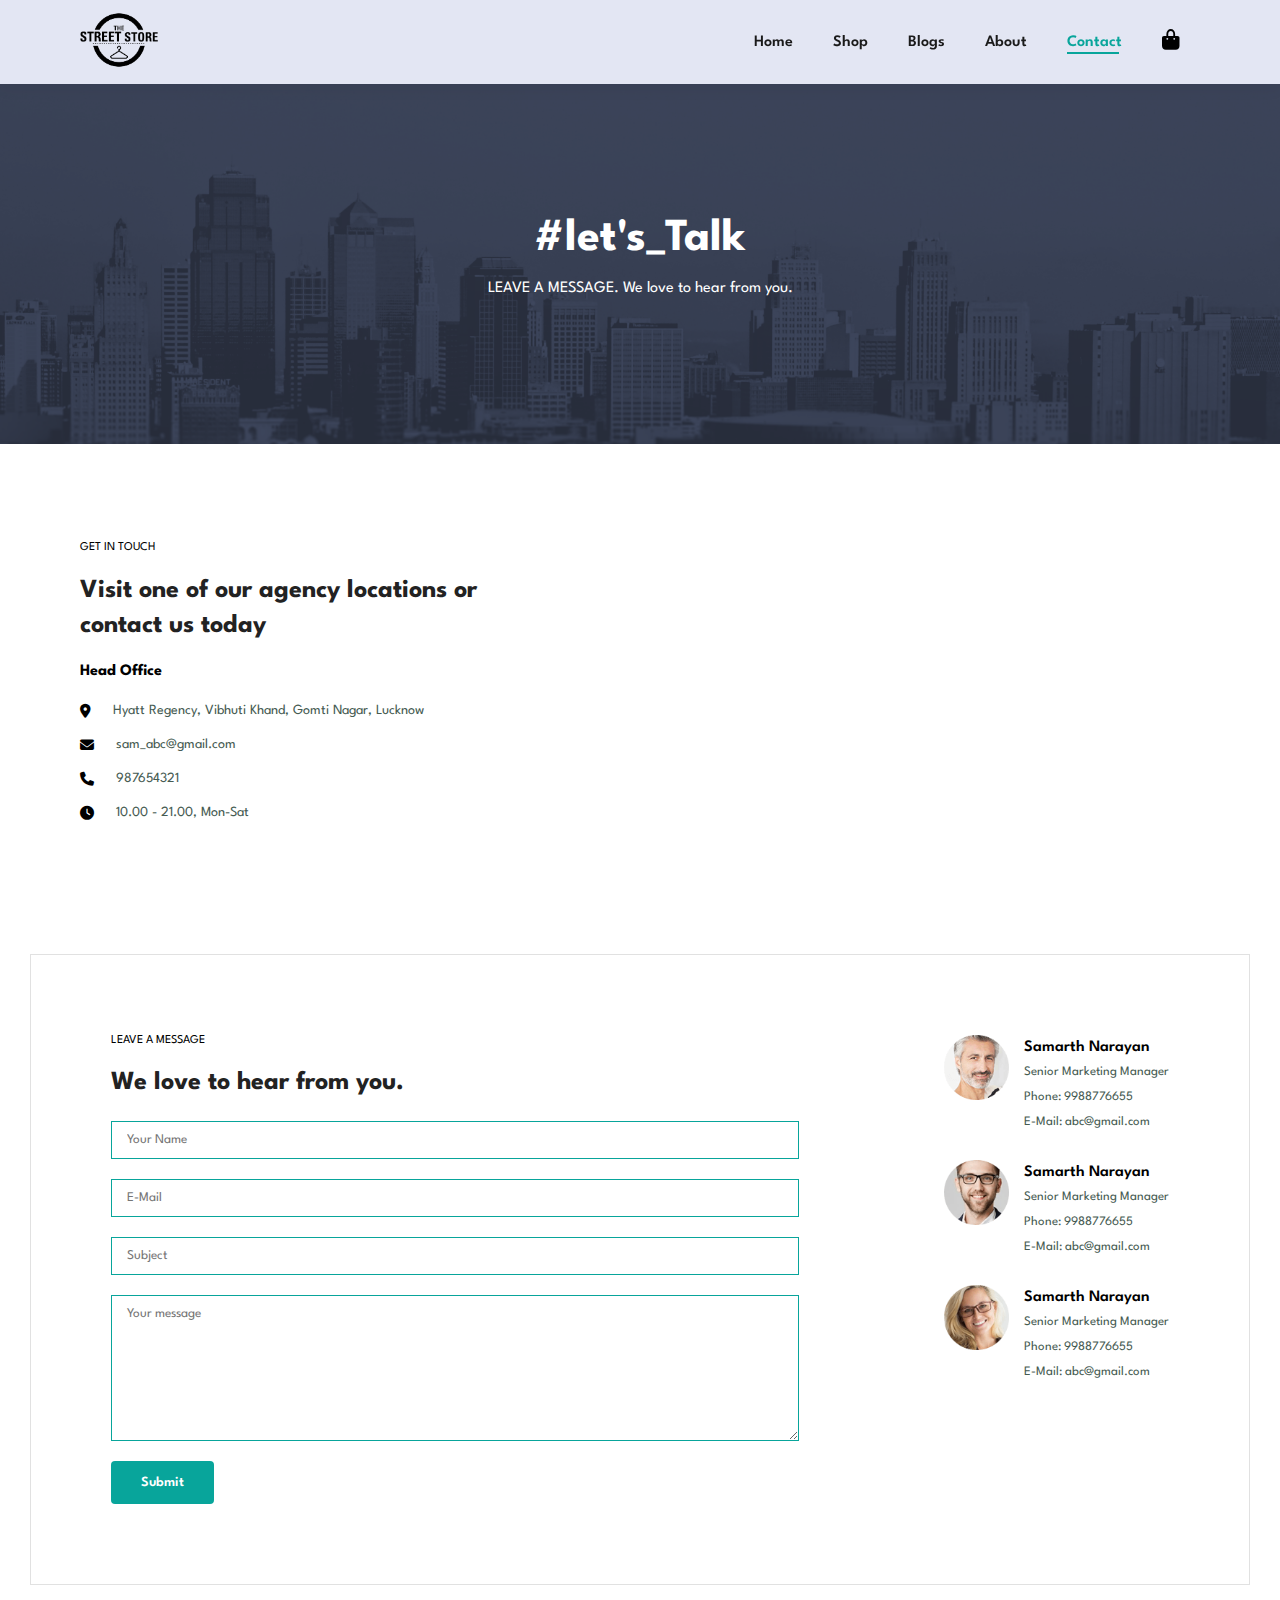
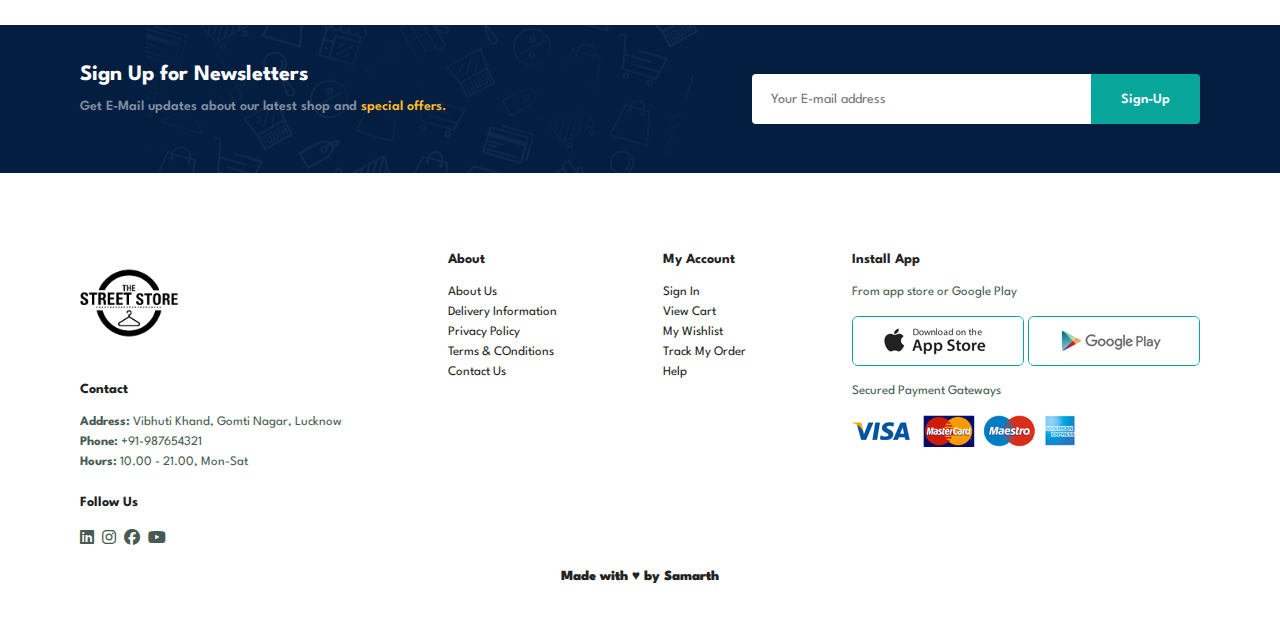
<file: contact.html>
<!DOCTYPE html>
<html lang="en">
<head>
    <meta charset="UTF-8">
    <meta name="viewport" content="width=device-width, initial-scale=1.0">
    <title>The Street Store</title>
    <link rel="stylesheet" href="style.css">
    <link rel="stylesheet" href="https://cdnjs.cloudflare.com/ajax/libs/font-awesome/6.4.2/css/all.min.css">
</head>
<body>
    <section id="header">
        <a href="#"><img src="images/home/logo.png" alt="" class="logo"></a>
        <div>
            <ul id="navbar">
                <li><a href="index.html">Home</a></li>
                <li><a href="shop.html">Shop</a></li>
                <li><a href="blog.html">Blogs</a></li>
                <li><a href="about.html">About</a></li>
                <li><a class="active" href="contact.html">Contact</a></li>
                <li id="bag"><a href="cart.html"><i class="fa-solid fa-bag-shopping fa-lg" style="color: #000000;"></i></a></li>
                <a href="#" id="close"><i class="fa-solid fa-xmark"></i></a>
            </ul>
        </div>

        <div id="ipad">
            <a href="cart.html"><i class="fa-solid fa-bag-shopping fa-lg" style="color: #000000;"></i></a>
            <i id="bar" class="fa-solid fa-bars"></i>
        </div>
    </section>

    <section id="page-header" class="about-header">
        <h2>#let's_Talk</h2>
        <p>LEAVE A MESSAGE. We love to hear from you.</p>
    </section>
    
    <section id="contact-det" class="section-p1">
        <div class="detail">
            <span>GET IN TOUCH</span>
            <h2>Visit one of our agency locations or contact us today</h2>
            <h3>Head Office</h3>
            <div>
                <li>
                    <i class="fa-solid fa-location-dot"></i>
                    <p>Hyatt Regency, Vibhuti Khand, Gomti Nagar, Lucknow</p>
                </li>
                <li>
                    <i class="fa-solid fa-envelope"></i>
                    <p>sam_abc@gmail.com</p>
                </li>
                <li>
                    <i class="fa-solid fa-phone"></i>
                    <p>987654321</p>
                </li>
                <li>
                    <i class="fa-solid fa-clock"></i>
                    <p>10.00 - 21.00, Mon-Sat</p>
                </li>
            </div>
        </div>
        <div class="map">
            <iframe src="https://www.google.com/maps/embed?pb=!1m14!1m8!1m3!1d1779.5902120715157!2d81.0058539!3d26.8660082!3m2!1i1024!2i768!4f13.1!3m3!1m2!1s0x399be2bf1d0b173f%3A0xcfc7ea49649f8e23!2sHyatt%20Regency%20Lucknow!5e0!3m2!1sen!2sin!4v1699964330841!5m2!1sen!2sin" width="600" height="450" style="border:0;" allowfullscreen="" loading="lazy" referrerpolicy="no-referrer-when-downgrade"></iframe>

        </div>
    </section>
    
    <section id="form-det">
        <form action="">
            <span>LEAVE A MESSAGE</span>
            <h2>We love to hear from you.</h2>
            <input type="text" placeholder="Your Name">
            <input type="text" placeholder="E-Mail">
            <input type="text" placeholder="Subject">
            <textarea name="" id="" cols="30" rows="10" placeholder="Your message"></textarea>
            <button class="normal">Submit</button>
        </form>
        <div class="people">
            <div>
                <img src="images/contact/people/1.png" alt="">
                <p><span>Samarth Narayan</span> Senior Marketing Manager <br> 
                    Phone: 9988776655 <br> E-Mail: abc@gmail.com</p>
            </div>
            <div>
                <img src="images/contact/people/2.png" alt="">
                <p><span>Samarth Narayan</span> Senior Marketing Manager <br> 
                    Phone: 9988776655 <br> E-Mail: abc@gmail.com</p>
            </div>
            <div>
                <img src="images/contact/people/3.png" alt="">
                <p><span>Samarth Narayan</span> Senior Marketing Manager <br> 
                    Phone: 9988776655 <br> E-Mail: abc@gmail.com</p>
            </div>
        </div>
    </section>

    <section id="newsletter" class="section-p1 section-m1">
        <div class="newstext">
            <h4>Sign Up for Newsletters</h4>
            <p>Get E-Mail updates about our latest shop and <span>special offers.</span></p>
        </div>
        <div class="form">
            <input type="text" placeholder="Your E-mail address">
            <button class="normal">Sign-Up</button>
        </div>
    </section>
    
    <footer class="section-p1">
        <div class="col">
            <img class="logo" height="100px" src="images/home/logo.png" alt="">
            <h4>Contact</h4>
            <p><b>Address:</b> Vibhuti Khand, Gomti Nagar, Lucknow</p>
            <p><b>Phone:</b> +91-987654321</p>
            <p><b>Hours:</b> 10.00 - 21.00, Mon-Sat</p>
            <div class="follow">
                <h4>Follow Us</h4>
                <div class="icon">
                    <i class="fa-brands fa-linkedin"></i>
                    <i class="fa-brands fa-instagram"></i>
                    <i class="fa-brands fa-facebook"></i>
                    <i class="fa-brands fa-youtube"></i>
                </div>
            </div>
        </div>
        <div class="col">
            <h4>About</h4>
            <a href="#">About Us</a>
            <a href="#">Delivery Information</a>
            <a href="#">Privacy Policy</a>
            <a href="#">Terms & COnditions</a>
            <a href="#">Contact Us</a>
        </div>
        <div class="col">
            <h4>My Account</h4>
            <a href="#">Sign In</a>
            <a href="#">View Cart</a>
            <a href="#">My Wishlist</a>
            <a href="#">Track My Order</a>
            <a href="#">Help</a>
        </div>
        <div class="col install">
            <h4>Install App</h4>
            <p>From app store or Google Play</p>
            <div class="row">
                <img src="images/home/footer/app.jpg" alt="">
                <img src="images/home/footer/play.jpg" alt="">
            </div>
            <p>Secured Payment Gateways</p>
            <img src="images/home/footer/pay.png" alt="">
        </div>
        <div class="sam">
            <h4><b>Made with &hearts; by Samarth</b></h4>
        </div>
    </footer>

    <script src="script.js"></script>
</body>
</html>
</file>
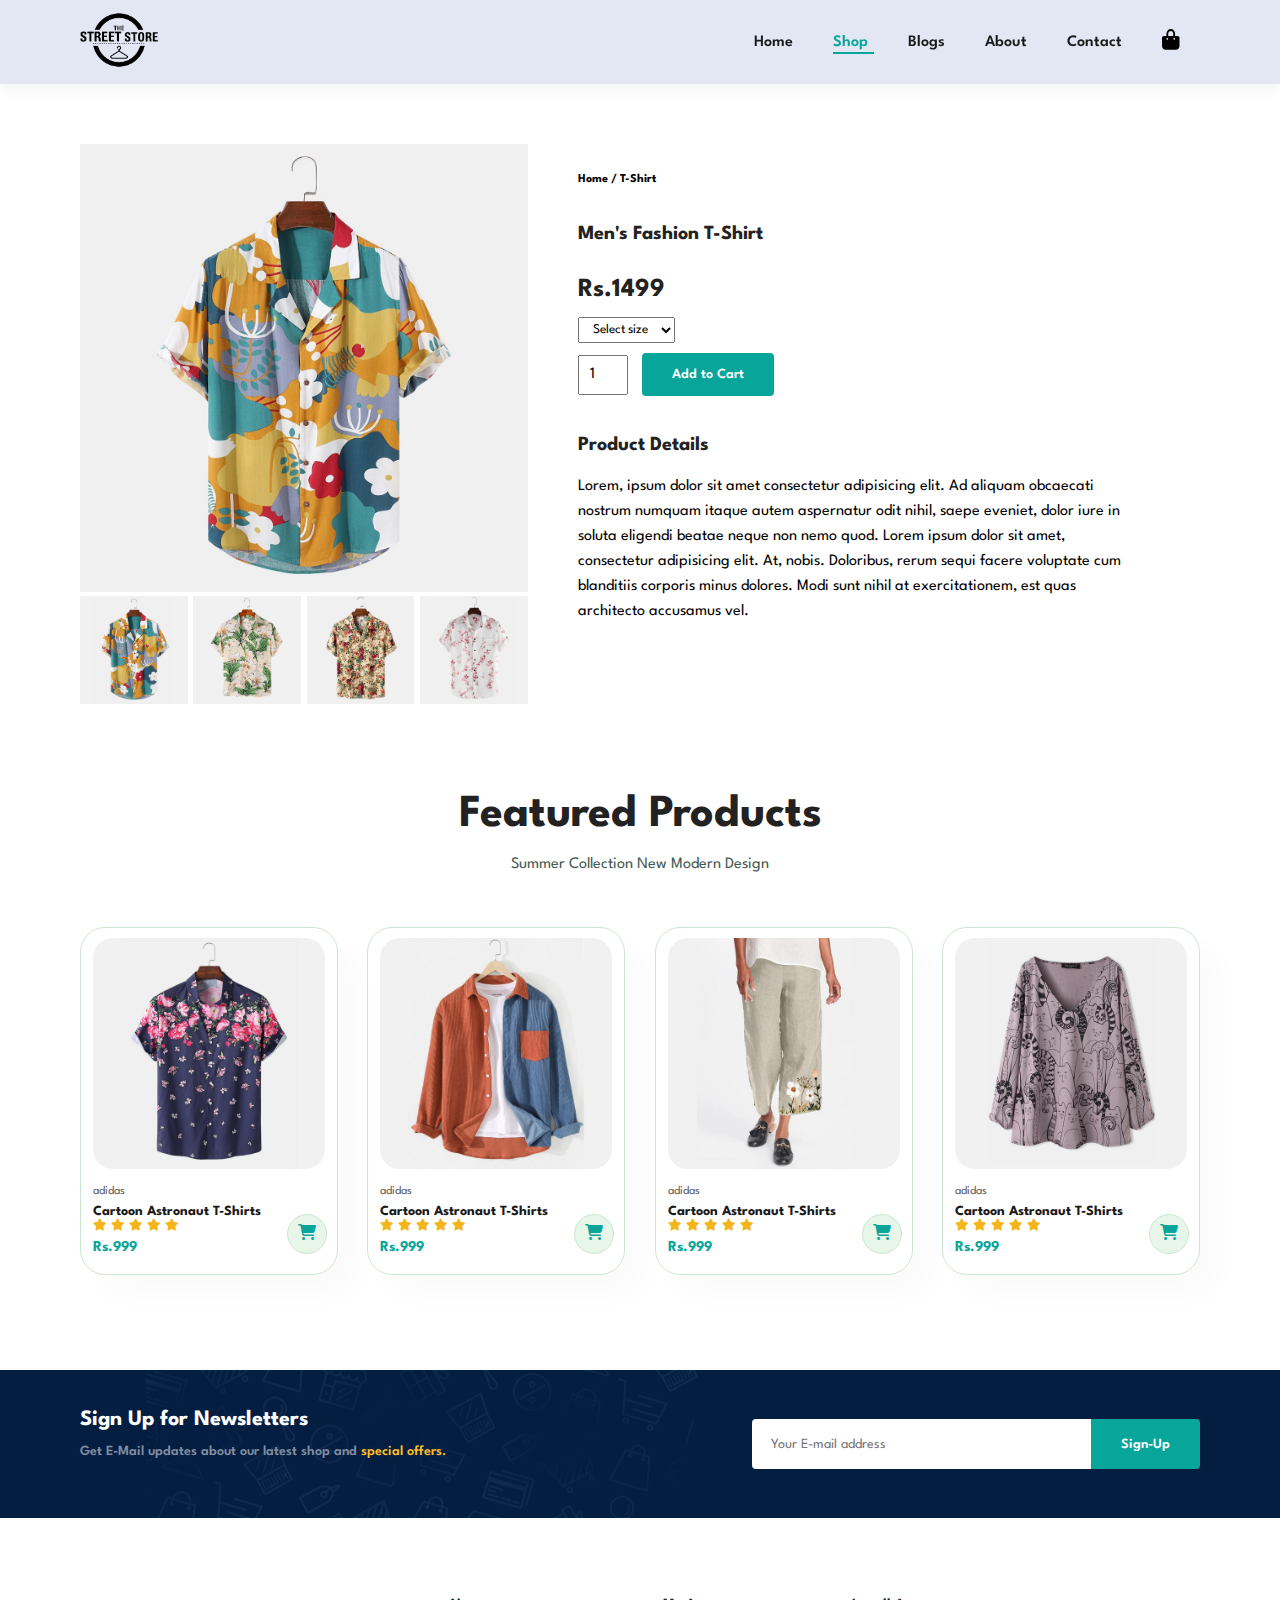
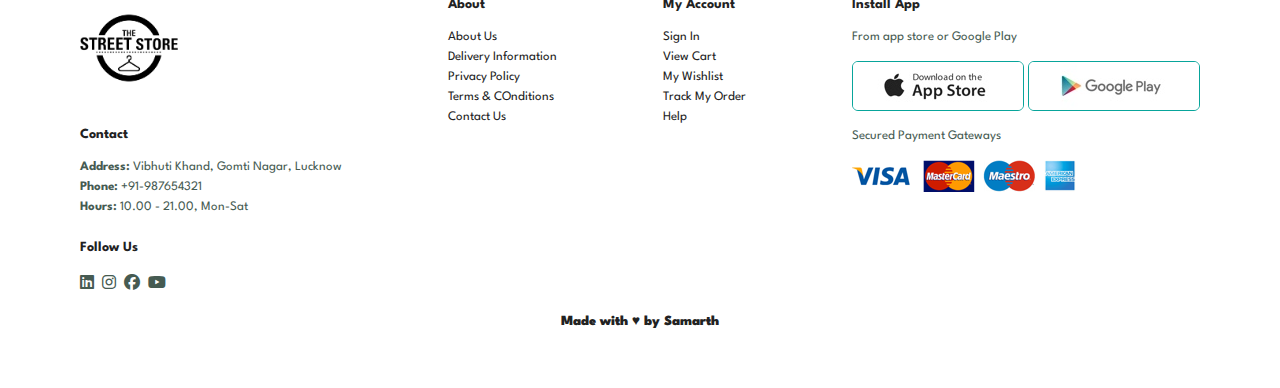
<file: product.html>
<!DOCTYPE html>
<html lang="en">
<head>
    <meta charset="UTF-8">
    <meta name="viewport" content="width=device-width, initial-scale=1.0">
    <title>The Street Store</title>
    <link rel="stylesheet" href="style.css">
    <link rel="stylesheet" href="https://cdnjs.cloudflare.com/ajax/libs/font-awesome/6.4.2/css/all.min.css">
</head>
<body>
    <section id="header">
        <a href="#"><img src="images/home/logo.png" alt="" class="logo"></a>
        <div>
            <ul id="navbar">
                <li><a href="index.html">Home</a></li>
                <li><a class="active" href="shop.html">Shop</a></li>
                <li><a href="blog.html">Blogs</a></li>
                <li><a href="about.html">About</a></li>
                <li><a href="contact.html">Contact</a></li>
                <li id="bag"><a href="cart.html"><i class="fa-solid fa-bag-shopping fa-lg" style="color: #000000;"></i></a></li>
                <a href="#" id="close"><i class="fa-solid fa-xmark"></i></a>
            </ul>
        </div>

        <div id="ipad">
            <a href="cart.html"><i class="fa-solid fa-bag-shopping fa-lg" style="color: #000000;"></i></a>
            <i id="bar" class="fa-solid fa-bars"></i>
        </div>
    </section>

    <section id="prodetails" class="section-p1">
        <div class="single-product-img">
            <img src="images/home/products/f1.jpg" id="mainimg" alt="">
            <div class="smallimgs">
                <div class="small"><img class="small-img" src="images/home/products/f1.jpg" width="100%" alt=""></div>
                <div class="small"><img class="small-img" src="images/home/products/f2.jpg" width="100%" alt=""></div>
                <div class="small"><img class="small-img" src="images/home/products/f3.jpg" width="100%" alt=""></div>
                <div class="small"><img class="small-img" src="images/home/products/f4.jpg" width="100%" alt=""></div>
            </div>
        </div>

        <div class="single-product-det">
            <h6>Home / T-Shirt</h6>
            <h4>Men's Fashion T-Shirt</h4>
            <h2>Rs.1499</h2>
            <select>
                <option>Select size</option>
                <option>XXL</option>
                <option>XL</option>
                <option>L</option>
                <option>M</option>
                <option>S</option>
            </select>
            <input type="number" value="1">
            <button class="normal">Add to Cart</button>
            <h4>Product Details</h4>
            <span>Lorem, ipsum dolor sit amet consectetur adipisicing elit. 
                Ad aliquam obcaecati nostrum numquam itaque autem aspernatur odit nihil, saepe eveniet, 
                dolor iure in soluta eligendi beatae neque non nemo quod. Lorem ipsum dolor sit amet, 
                consectetur adipisicing elit. At, nobis. Doloribus, rerum sequi facere voluptate cum 
                blanditiis corporis minus dolores. Modi sunt nihil at exercitationem, 
                est quas architecto accusamus vel.
            </span>
        </div>
    </section>

    <section id="product" class="section-p1">
        <h2>Featured Products</h2>
        <p>Summer Collection New Modern Design</p>
        <div class="pro-container">            
            <div class="pro">
                <img src="images/home/products/f5.jpg" alt="">
                <div class="desc">
                    <span>adidas</span>
                    <h5>Cartoon Astronaut T-Shirts</h5>
                    <div class="star">
                        <i class="fas fa-star"></i>
                        <i class="fas fa-star"></i>
                        <i class="fas fa-star"></i>
                        <i class="fas fa-star"></i>
                        <i class="fas fa-star"></i>
                    </div>
                    <h4>Rs.999</h4>
                </div>
                <a class="cart" href=""><i class="fa-solid fa-cart-shopping"></i></a>
            </div>
            <div class="pro">
                <img src="images/home/products/f6.jpg" alt="">
                <div class="desc">
                    <span>adidas</span>
                    <h5>Cartoon Astronaut T-Shirts</h5>
                    <div class="star">
                        <i class="fas fa-star"></i>
                        <i class="fas fa-star"></i>
                        <i class="fas fa-star"></i>
                        <i class="fas fa-star"></i>
                        <i class="fas fa-star"></i>
                    </div>
                    <h4>Rs.999</h4>
                </div>
                <a class="cart" href=""><i class="fa-solid fa-cart-shopping"></i></a>
            </div>
            <div class="pro">
                <img src="images/home/products/f7.jpg" alt="">
                <div class="desc">
                    <span>adidas</span>
                    <h5>Cartoon Astronaut T-Shirts</h5>
                    <div class="star">
                        <i class="fas fa-star"></i>
                        <i class="fas fa-star"></i>
                        <i class="fas fa-star"></i>
                        <i class="fas fa-star"></i>
                        <i class="fas fa-star"></i>
                    </div>
                    <h4>Rs.999</h4>
                </div>
                <a class="cart" href=""><i class="fa-solid fa-cart-shopping"></i></a>
            </div>
            <div class="pro">
                <img src="images/home/products/f8.jpg" alt="">
                <div class="desc">
                    <span>adidas</span>
                    <h5>Cartoon Astronaut T-Shirts</h5>
                    <div class="star">
                        <i class="fas fa-star"></i>
                        <i class="fas fa-star"></i>
                        <i class="fas fa-star"></i>
                        <i class="fas fa-star"></i>
                        <i class="fas fa-star"></i>
                    </div>
                    <h4>Rs.999</h4>
                </div>
                <a class="cart" href=""><i class="fa-solid fa-cart-shopping"></i></a>
            </div>
        </div>
    </section>

    <section id="newsletter" class="section-p1 section-m1">
        <div class="newstext">
            <h4>Sign Up for Newsletters</h4>
            <p>Get E-Mail updates about our latest shop and <span>special offers.</span></p>
        </div>
        <div class="form">
            <input type="text" placeholder="Your E-mail address">
            <button class="normal">Sign-Up</button>
        </div>
    </section>

    <footer class="section-p1">
        <div class="col">
            <img class="logo" height="100px" src="images/home/logo.png" alt="">
            <h4>Contact</h4>
            <p><b>Address:</b> Vibhuti Khand, Gomti Nagar, Lucknow</p>
            <p><b>Phone:</b> +91-987654321</p>
            <p><b>Hours:</b> 10.00 - 21.00, Mon-Sat</p>
            <div class="follow">
                <h4>Follow Us</h4>
                <div class="icon">
                    <i class="fa-brands fa-linkedin"></i>
                    <i class="fa-brands fa-instagram"></i>
                    <i class="fa-brands fa-facebook"></i>
                    <i class="fa-brands fa-youtube"></i>
                </div>
            </div>
        </div>
        <div class="col">
            <h4>About</h4>
            <a href="#">About Us</a>
            <a href="#">Delivery Information</a>
            <a href="#">Privacy Policy</a>
            <a href="#">Terms & COnditions</a>
            <a href="#">Contact Us</a>
        </div>
        <div class="col">
            <h4>My Account</h4>
            <a href="#">Sign In</a>
            <a href="#">View Cart</a>
            <a href="#">My Wishlist</a>
            <a href="#">Track My Order</a>
            <a href="#">Help</a>
        </div>
        <div class="col install">
            <h4>Install App</h4>
            <p>From app store or Google Play</p>
            <div class="row">
                <img src="images/home/footer/app.jpg" alt="">
                <img src="images/home/footer/play.jpg" alt="">
            </div>
            <p>Secured Payment Gateways</p>
            <img src="images/home/footer/pay.png" alt="">
        </div>
        <div class="sam">
            <h4><b>Made with &hearts; by Samarth</b></h4>
        </div>
    </footer>


    <script src="script.js"></script>
</body>
</html>
</file>
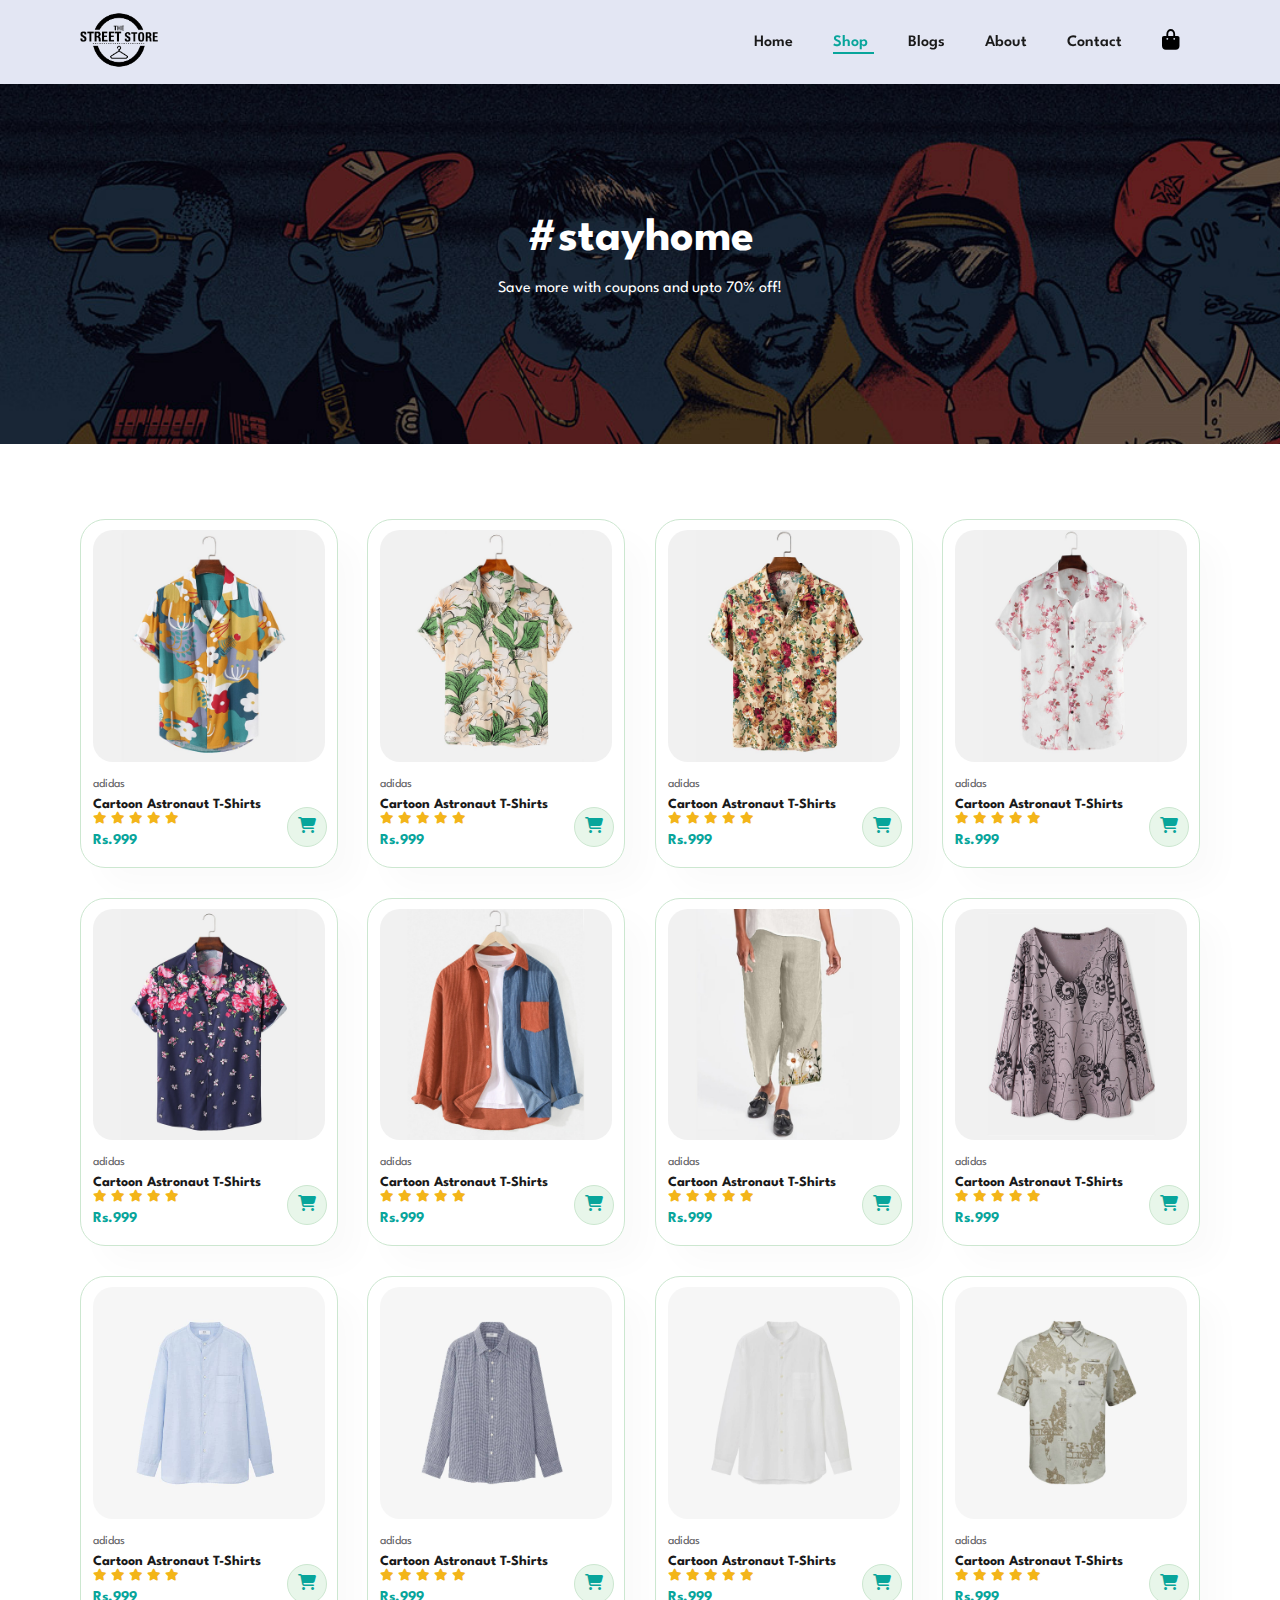
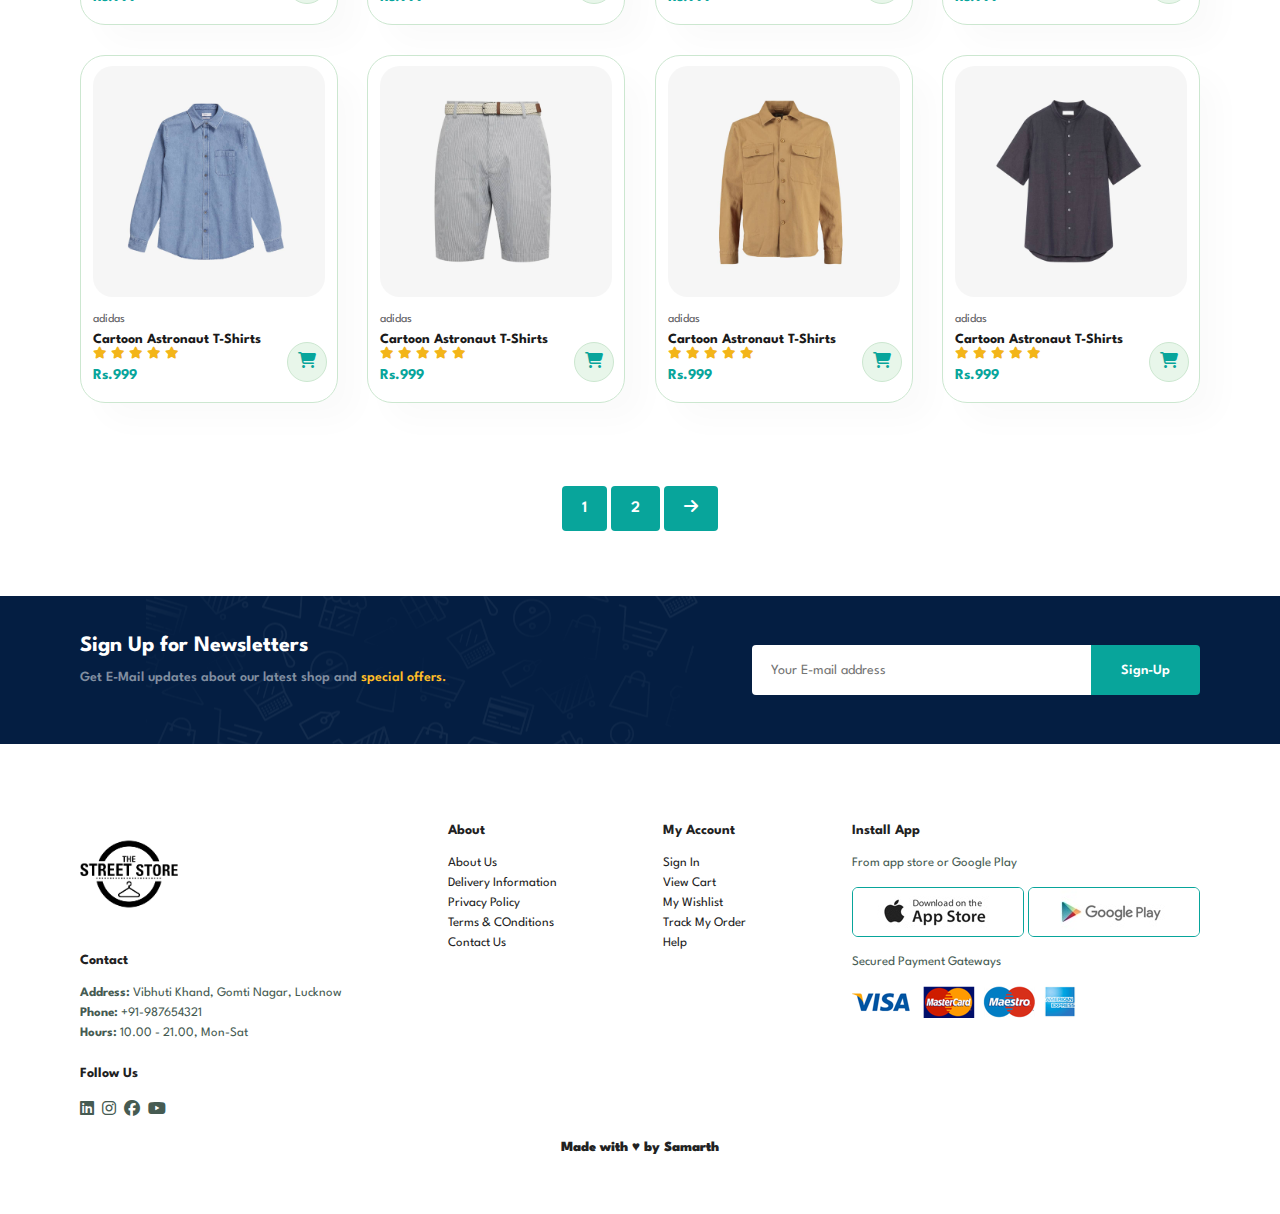
<file: shop.html>
<!DOCTYPE html>
<html lang="en">
<head>
    <meta charset="UTF-8">
    <meta name="viewport" content="width=device-width, initial-scale=1.0">
    <title>The Street Store</title>
    <link rel="stylesheet" href="style.css">
    <link rel="stylesheet" href="https://cdnjs.cloudflare.com/ajax/libs/font-awesome/6.4.2/css/all.min.css">
</head>
<body>
    <section id="header">
        <a href="#"><img src="images/home/logo.png" alt="" class="logo"></a>
        <div>
            <ul id="navbar">
                <li><a href="index.html">Home</a></li>
                <li><a class="active" href="shop.html">Shop</a></li>
                <li><a href="blog.html">Blogs</a></li>
                <li><a href="about.html">About</a></li>
                <li><a href="contact.html">Contact</a></li>
                <li id="bag"><a href="cart.html"><i class="fa-solid fa-bag-shopping fa-lg" style="color: #000000;"></i></a></li>
                <a href="#" id="close"><i class="fa-solid fa-xmark"></i></a>
            </ul>
        </div>

        <div id="ipad">
            <a href="cart.html"><i class="fa-solid fa-bag-shopping fa-lg" style="color: #000000;"></i></a>
            <i id="bar" class="fa-solid fa-bars"></i>
        </div>
    </section>

    <section id="page-header">
        <h2>#stayhome</h2>
        <p>Save more with coupons and upto 70% off!</p>
    </section>

    <section id="product" class="section-p1">
        <div class="pro-container">
            <div class="pro" onclick="window.location.href='product.html'">
                <img src="images/home/products/f1.jpg" alt="">
                <div class="desc">
                    <span>adidas</span>
                    <h5>Cartoon Astronaut T-Shirts</h5>
                    <div class="star">
                        <i class="fas fa-star"></i>
                        <i class="fas fa-star"></i>
                        <i class="fas fa-star"></i>
                        <i class="fas fa-star"></i>
                        <i class="fas fa-star"></i>
                    </div>
                    <h4>Rs.999</h4>
                </div>
                <a class="cart" href=""><i class="fa-solid fa-cart-shopping"></i></a>
            </div>
            <div class="pro">
                <img src="images/home/products/f2.jpg" alt="">
                <div class="desc">
                    <span>adidas</span>
                    <h5>Cartoon Astronaut T-Shirts</h5>
                    <div class="star">
                        <i class="fas fa-star"></i>
                        <i class="fas fa-star"></i>
                        <i class="fas fa-star"></i>
                        <i class="fas fa-star"></i>
                        <i class="fas fa-star"></i>
                    </div>
                    <h4>Rs.999</h4>
                </div>
                <a class="cart" href=""><i class="fa-solid fa-cart-shopping"></i></a>
            </div>
            <div class="pro">
                <img src="images/home/products/f3.jpg" alt="">
                <div class="desc">
                    <span>adidas</span>
                    <h5>Cartoon Astronaut T-Shirts</h5>
                    <div class="star">
                        <i class="fas fa-star"></i>
                        <i class="fas fa-star"></i>
                        <i class="fas fa-star"></i>
                        <i class="fas fa-star"></i>
                        <i class="fas fa-star"></i>
                    </div>
                    <h4>Rs.999</h4>
                </div>
                <a class="cart" href=""><i class="fa-solid fa-cart-shopping"></i></a>
            </div>
            <div class="pro">
                <img src="images/home/products/f4.jpg" alt="">
                <div class="desc">
                    <span>adidas</span>
                    <h5>Cartoon Astronaut T-Shirts</h5>
                    <div class="star">
                        <i class="fas fa-star"></i>
                        <i class="fas fa-star"></i>
                        <i class="fas fa-star"></i>
                        <i class="fas fa-star"></i>
                        <i class="fas fa-star"></i>
                    </div>
                    <h4>Rs.999</h4>
                </div>
                <a class="cart" href=""><i class="fa-solid fa-cart-shopping"></i></a>
            </div>
            <div class="pro">
                <img src="images/home/products/f5.jpg" alt="">
                <div class="desc">
                    <span>adidas</span>
                    <h5>Cartoon Astronaut T-Shirts</h5>
                    <div class="star">
                        <i class="fas fa-star"></i>
                        <i class="fas fa-star"></i>
                        <i class="fas fa-star"></i>
                        <i class="fas fa-star"></i>
                        <i class="fas fa-star"></i>
                    </div>
                    <h4>Rs.999</h4>
                </div>
                <a class="cart" href=""><i class="fa-solid fa-cart-shopping"></i></a>
            </div>
            <div class="pro">
                <img src="images/home/products/f6.jpg" alt="">
                <div class="desc">
                    <span>adidas</span>
                    <h5>Cartoon Astronaut T-Shirts</h5>
                    <div class="star">
                        <i class="fas fa-star"></i>
                        <i class="fas fa-star"></i>
                        <i class="fas fa-star"></i>
                        <i class="fas fa-star"></i>
                        <i class="fas fa-star"></i>
                    </div>
                    <h4>Rs.999</h4>
                </div>
                <a class="cart" href=""><i class="fa-solid fa-cart-shopping"></i></a>
            </div>
            <div class="pro">
                <img src="images/home/products/f7.jpg" alt="">
                <div class="desc">
                    <span>adidas</span>
                    <h5>Cartoon Astronaut T-Shirts</h5>
                    <div class="star">
                        <i class="fas fa-star"></i>
                        <i class="fas fa-star"></i>
                        <i class="fas fa-star"></i>
                        <i class="fas fa-star"></i>
                        <i class="fas fa-star"></i>
                    </div>
                    <h4>Rs.999</h4>
                </div>
                <a class="cart" href=""><i class="fa-solid fa-cart-shopping"></i></a>
            </div>
            <div class="pro">
                <img src="images/home/products/f8.jpg" alt="">
                <div class="desc">
                    <span>adidas</span>
                    <h5>Cartoon Astronaut T-Shirts</h5>
                    <div class="star">
                        <i class="fas fa-star"></i>
                        <i class="fas fa-star"></i>
                        <i class="fas fa-star"></i>
                        <i class="fas fa-star"></i>
                        <i class="fas fa-star"></i>
                    </div>
                    <h4>Rs.999</h4>
                </div>
                <a class="cart" href=""><i class="fa-solid fa-cart-shopping"></i></a>
            </div>
       
            <div class="pro">
                <img src="images/home/products/n1.jpg" alt="">
                <div class="desc">
                    <span>adidas</span>
                    <h5>Cartoon Astronaut T-Shirts</h5>
                    <div class="star">
                        <i class="fas fa-star"></i>
                        <i class="fas fa-star"></i>
                        <i class="fas fa-star"></i>
                        <i class="fas fa-star"></i>
                        <i class="fas fa-star"></i>
                    </div>
                    <h4>Rs.999</h4>
                </div>
                <a class="cart" href=""><i class="fa-solid fa-cart-shopping"></i></a>
            </div>
            <div class="pro">
                <img src="images/home/products/n2.jpg" alt="">
                <div class="desc">
                    <span>adidas</span>
                    <h5>Cartoon Astronaut T-Shirts</h5>
                    <div class="star">
                        <i class="fas fa-star"></i>
                        <i class="fas fa-star"></i>
                        <i class="fas fa-star"></i>
                        <i class="fas fa-star"></i>
                        <i class="fas fa-star"></i>
                    </div>
                    <h4>Rs.999</h4>
                </div>
                <a class="cart" href=""><i class="fa-solid fa-cart-shopping"></i></a>
            </div>
            <div class="pro">
                <img src="images/home/products/n3.jpg" alt="">
                <div class="desc">
                    <span>adidas</span>
                    <h5>Cartoon Astronaut T-Shirts</h5>
                    <div class="star">
                        <i class="fas fa-star"></i>
                        <i class="fas fa-star"></i>
                        <i class="fas fa-star"></i>
                        <i class="fas fa-star"></i>
                        <i class="fas fa-star"></i>
                    </div>
                    <h4>Rs.999</h4>
                </div>
                <a class="cart" href=""><i class="fa-solid fa-cart-shopping"></i></a>
            </div>
            <div class="pro">
                <img src="images/home/products/n4.jpg" alt="">
                <div class="desc">
                    <span>adidas</span>
                    <h5>Cartoon Astronaut T-Shirts</h5>
                    <div class="star">
                        <i class="fas fa-star"></i>
                        <i class="fas fa-star"></i>
                        <i class="fas fa-star"></i>
                        <i class="fas fa-star"></i>
                        <i class="fas fa-star"></i>
                    </div>
                    <h4>Rs.999</h4>
                </div>
                <a class="cart" href=""><i class="fa-solid fa-cart-shopping"></i></a>
            </div>
            <div class="pro">
                <img src="images/home/products/n5.jpg" alt="">
                <div class="desc">
                    <span>adidas</span>
                    <h5>Cartoon Astronaut T-Shirts</h5>
                    <div class="star">
                        <i class="fas fa-star"></i>
                        <i class="fas fa-star"></i>
                        <i class="fas fa-star"></i>
                        <i class="fas fa-star"></i>
                        <i class="fas fa-star"></i>
                    </div>
                    <h4>Rs.999</h4>
                </div>
                <a class="cart" href=""><i class="fa-solid fa-cart-shopping"></i></a>
            </div>
            <div class="pro">
                <img src="images/home/products/n6.jpg" alt="">
                <div class="desc">
                    <span>adidas</span>
                    <h5>Cartoon Astronaut T-Shirts</h5>
                    <div class="star">
                        <i class="fas fa-star"></i>
                        <i class="fas fa-star"></i>
                        <i class="fas fa-star"></i>
                        <i class="fas fa-star"></i>
                        <i class="fas fa-star"></i>
                    </div>
                    <h4>Rs.999</h4>
                </div>
                <a class="cart" href=""><i class="fa-solid fa-cart-shopping"></i></a>
            </div>
            <div class="pro">
                <img src="images/home/products/n7.jpg" alt="">
                <div class="desc">
                    <span>adidas</span>
                    <h5>Cartoon Astronaut T-Shirts</h5>
                    <div class="star">
                        <i class="fas fa-star"></i>
                        <i class="fas fa-star"></i>
                        <i class="fas fa-star"></i>
                        <i class="fas fa-star"></i>
                        <i class="fas fa-star"></i>
                    </div>
                    <h4>Rs.999</h4>
                </div>
                <a class="cart" href=""><i class="fa-solid fa-cart-shopping"></i></a>
            </div>
            <div class="pro">
                <img src="images/home/products/n8.jpg" alt="">
                <div class="desc">
                    <span>adidas</span>
                    <h5>Cartoon Astronaut T-Shirts</h5>
                    <div class="star">
                        <i class="fas fa-star"></i>
                        <i class="fas fa-star"></i>
                        <i class="fas fa-star"></i>
                        <i class="fas fa-star"></i>
                        <i class="fas fa-star"></i>
                    </div>
                    <h4>Rs.999</h4>
                </div>
                <a class="cart" href=""><i class="fa-solid fa-cart-shopping"></i></a>
            </div>
        </div>
    </section>

    <section id="pagination" class="section-p1">
        <a href="#">1</a>
        <a href="#">2</a>
        <a href="#"><i class="fa-solid fa-arrow-right"></i></a>
    </section>

    <section id="newsletter" class="section-p1 section-m1">
        <div class="newstext">
            <h4>Sign Up for Newsletters</h4>
            <p>Get E-Mail updates about our latest shop and <span>special offers.</span></p>
        </div>
        <div class="form">
            <input type="text" placeholder="Your E-mail address">
            <button class="normal">Sign-Up</button>
        </div>
    </section>

    <footer class="section-p1">
        <div class="col">
            <img class="logo" height="100px" src="images/home/logo.png" alt="">
            <h4>Contact</h4>
            <p><b>Address:</b> Vibhuti Khand, Gomti Nagar, Lucknow</p>
            <p><b>Phone:</b> +91-987654321</p>
            <p><b>Hours:</b> 10.00 - 21.00, Mon-Sat</p>
            <div class="follow">
                <h4>Follow Us</h4>
                <div class="icon">
                    <i class="fa-brands fa-linkedin"></i>
                    <i class="fa-brands fa-instagram"></i>
                    <i class="fa-brands fa-facebook"></i>
                    <i class="fa-brands fa-youtube"></i>
                </div>
            </div>
        </div>
        <div class="col">
            <h4>About</h4>
            <a href="#">About Us</a>
            <a href="#">Delivery Information</a>
            <a href="#">Privacy Policy</a>
            <a href="#">Terms & COnditions</a>
            <a href="#">Contact Us</a>
        </div>
        <div class="col">
            <h4>My Account</h4>
            <a href="#">Sign In</a>
            <a href="#">View Cart</a>
            <a href="#">My Wishlist</a>
            <a href="#">Track My Order</a>
            <a href="#">Help</a>
        </div>
        <div class="col install">
            <h4>Install App</h4>
            <p>From app store or Google Play</p>
            <div class="row">
                <img src="images/home/footer/app.jpg" alt="">
                <img src="images/home/footer/play.jpg" alt="">
            </div>
            <p>Secured Payment Gateways</p>
            <img src="images/home/footer/pay.png" alt="">
        </div>
        <div class="sam">
            <h4><b>Made with &hearts; by Samarth</b></h4>
        </div>
    </footer>


    <script src="script.js"></script>
</body>
</html>
</file>
<file: style.css>
@import url("https://fonts.googleapis.com/css2?family=Spartan:wght@100;200;300;400;500;600;700;800;900&display=swap");
* {
  margin: 0;
  padding: 0;
  box-sizing: border-box;
  font-family: "Spartan", sans-serif;
}
/* Global Styles */
h1 {
  font-size: 50px;
  line-height: 64px;
  color: #222;
}

h2 {
  font-size: 46px;
  line-height: 54px;
  color: #222;
}

h4 {
  font-size: 20px;
  color: #222;
}

h6 {
  font-weight: 700;
  font-size: 12px;
}
p {
  font-size: 16px;
  color: #465b52;
  margin: 15px 0 20px 0;
}
.section-p1 {
  padding: 40px 80px;
}
.section-m1 {
  margin: 40px 0;
}
body {
  width: 100%;
}

#header{
    display: flex;
    align-items: center;
    justify-content: space-between;
    padding: 0px 80px;
    background: #E3E6F3;
    box-shadow: 0 5px 15px rgba(0,0,0,0.05);
    z-index: 999;
    position: sticky;
    top:0;
    left:0;
}
#header a img{
    height: 80px;
}
#navbar{
    display: flex;
    align-items: center;
    justify-content: center;
}
#navbar li{
    list-style: none;
    padding: 0px 20px;
    position: relative;
}
#navbar li a{
    text-decoration: none;
    font-size: 16px;
    font-weight: 600;
    color: #1a1a1a;
    transition: 0.3s ease;
}
#navbar li a:hover,
#navbar li a.active{
    color: #08a59b;
}
#navbar li a.active::after{
    content: "";
    width: 55%;
    height: 2px;
    background: #08a59b;
    position: absolute;
    bottom: -4px;
    left: 20px;
}
#ipad{
    display: none;
    align-items: center;
}
#close{
    display: none;
}
button.normal{
    font-size: 14px;
    font-weight: 600;
    padding: 15px 30px;
    color: black;
    background-color: white;
    border-radius: 4px;
    cursor: pointer;
    border: none;
    outline: none;
    transition: 0.2s;
}
button.white{
    font-size: 13px;
    font-weight: 600;
    padding: 11px 18px;
    color: white;
    background-color: transparent;
    cursor: pointer;
    border: 1px solid white;
    outline: none;
    transition: 0.2s;
}



#main{
    background-image: url(images/home/main.png);
    height: 90vh;
    width: 100%;
    background-size: cover;
    background-position: top 25% right 0;
    padding: 0 80px;
    display: flex;
    flex-direction: column;
    align-items: flex-start;
    justify-content: center;
}
#main h4{
    padding-bottom: 15px;
}
#main h1{
    color: #08a59b;
    padding-bottom: 15px;
}
#main button{
    background-image: url(images/home/button.png);
    background-color: transparent;
    color: #08a59b;
    border: 0;
    padding: 14px 80px 14px 65px;
    background-repeat: no-repeat;
    cursor: pointer;
    font-weight: 700; 
    font-size: 15px;   
}

#feature{
    display: flex;
    justify-content: space-evenly;
    align-items: center;
    flex-wrap: wrap;
}
#feature .feature-box{
    width: 180px;
    text-align: center;
    padding: 25px 15px;
    box-shadow: 20px 20px 34px rgba(0,0,0,0.03);
    border: 1px solid #08a59b;
    border-radius: 4px;
    margin: 15px 0;
}
#feature .feature-box:hover{
    box-shadow: 10px 10px 54px rgba(0,0,0,0.1);
}
#feature .feature-box img{
    width: 100%;
    margin-bottom: 10px;
}
#feature .feature-box h6{
    display: inline-block;
    padding: 9px 8px 6px 8px;
    line-height: 1;
    border-radius: 4px;
    color: #08a59b;
    background-color: #fddde4;
}
#feature .feature-box:nth-child(2) h6{
    background-color: #cdebbc;
}
#feature .feature-box:nth-child(3) h6{
    background-color: #d1e8f2;
}
#feature .feature-box:nth-child(4) h6{
    background-color: #cdd4f8;
}
#feature .feature-box:nth-child(5) h6{
    background-color: #f6dbf6;
}
#feature .feature-box:nth-child(6) h6{
    background-color: #fff2e5;
}

#product{
    text-align: center;
}
#product .pro-container{
    display: flex;
    justify-content: space-between;
    padding-top: 20px;
    flex-wrap: wrap;
}
#product .pro{
    width:23%;
    min-width: 250px;
    padding: 10px 12px;
    border: 1px solid #cce7d0;
    border-radius: 25px;
    cursor: pointer;
    box-shadow: 20px 20px 30px rgba(0,0,0,0.02);
    margin: 15px 0;
    transition: 0.2s ease;
    position: relative;
}
#product .pro:hover{
    box-shadow: 20px 20px 30px rgba(0,0,0,0.06);
}
#product .pro img{
    width: 100%;
    border-radius: 20px;
}
#product .pro .desc{
    text-align: start;
    padding: 10px 0;
}
#product .pro .desc span{
    color: #606063;
    font-size: 12px;
}
#product .pro .desc h5{
    padding-top: 7px;
    color: #1a1a1a;
    font-size: 14px;
}
#product .pro .desc i{
    font-size: 12px;
    color: rgb(243,181,25);
}
#product .pro .desc h4{
    padding-top: 7px;
    font-size: 15px;
    font-weight: 700;
    color: #08a59b;
}
#product .pro .cart{
    width: 40px;
    height: 40px;
    line-height: 40px;
    border-radius: 50px;
    background-color: #e8f6ea;
    font-weight: 500;
    color:#08a59b;
    border: 1px solid #cce7d0;
    position: absolute;
    bottom: 20px;
    right: 10px;
}
.cart img{
    height: 30px;
}

#banner{
    display: flex;
    flex-direction: column;
    justify-content: center;
    align-items: center;
    text-align: center;
    background-image: url(images/home/banner.jpg);
    width: 100%;
    height: 40vh;
    background-size: cover;
    background-position: center;
}
#banner h4{
    color: white;
    font-size: 16px;

}
#banner h2{
    color: white;
    font-size: 30px;
    padding: 10px 0;    
}
#banner h2 span{
    color: red;
}
#banner button:hover{
    background-color: #088178;
    color: #fff;
}

#sm-banner{
    display: flex;
    justify-content: space-between;
    flex-wrap: wrap;
}
#sm-banner .banner-box{
    display: flex;
    flex-direction: column;
    justify-content: center;
    align-items: flex-start;
    background-image: url(images/home/bn1.jpg);
    min-width: 610px;
    height: 50vh;
    background-size: cover;
    background-position: center;
    padding: 30px;
}
#sm-banner .box-2{
    background-image: url(images/home/bn2.jpg);
}

#sm-banner .banner-box h4{
    color: white;
    font-size: 20px;
    font-weight: 300;
}
#sm-banner .banner-box h2{
    color: white;
    font-size: 28px;
    font-weight: 800;
}
#sm-banner .banner-box span{
    color: white;
    font-size: 14px;
    font-weight: 500;
    padding-bottom: 15px;
}
#sm-banner .banner-box:hover button{
    background: #088178;
    border: 1px solid #088178;
}

#x-sm-banner{
    display: flex;
    justify-content: space-between;
    flex-wrap: wrap;
    padding: 0 80px;
}
#x-sm-banner .banner-box{
    display: flex;
    flex-direction: column;
    justify-content: center;
    align-items: flex-start;
    background-image: url(images/home/xsm-b1.jpg);
    min-width: 30%;
    height: 30vh;
    background-size: cover;
    background-position: center;
    padding: 20px;
    margin-bottom: 20px;
}
#x-sm-banner .b2{
    background-image: url(images/home/xsm-b2.jpg);
}
#x-sm-banner .b3{
    background-image: url(images/home/xsm-b3.jpg);
}
#x-sm-banner h2{
    color: white;
    font-weight: 900;
    font-size: 22px;
}
#x-sm-banner h3{
    color: #ec544e;
    font-weight: 800;
    font-size: 15px;
}

#newsletter{
    display: flex;
    justify-content: space-between;
    flex-wrap: wrap;
    align-items: center;
    background-image: url(images/home/newsLetter.png);
    background-repeat: no-repeat;
    background-position: 20% 30%;
    background-color: #041e42;
}
#newsletter h4{
    font-size: 22px;
    font-weight: 700;
    color: white;
}
#newsletter p{
    font-size: 14px;
    font-weight: 600;
    color: #818ea0;
}
#newsletter p span{
    color: #ffbd27;
}
#newsletter .form{
    display: flex;
    width: 40%;
}
#newsletter input{
    height: 3.125rem;
    padding: 0 1.25em;
    font-size: 14px;
    width: 100%;
    border: 1px solid transparent;
    border-radius: 4px;
    outline: none;
    border-top-right-radius: 0;
    border-bottom-right-radius: 0;
}
#newsletter button{
    background-color: #08a59b;
    color: white;
    white-space: nowrap;
    border-top-left-radius: 0;
    border-bottom-left-radius: 0;
}

footer{
    display: flex;
    flex-wrap: wrap;
    justify-content: space-between;
}
footer .col{
    display: flex;
    flex-direction: column;
    align-items: flex-start;
    margin-bottom: 20px;
}
footer .logo{
    margin-bottom: 30px;
}
footer h4{
    font-size: 14px;
    padding-bottom: 20px;
}
footer p{
    font-size: 13px;
    margin: 0 0 8px 0;
}
footer a{
    font-size: 13px;
    text-decoration: none;
    color: #222;
    margin: 0 0 8px 0;
}
footer .follow{
    margin-top: 20px;
}
footer .follow i{
    color: #465b52;
    padding-right: 4px;
    cursor: pointer;
}
footer .install .row img{
    border: 1px solid #08a59b;
    border-radius: 6px;
}
footer .install img{
    margin: 10px 0 15px 0;
}
footer .follow i:hover,
footer a:hover{
    color: #08a59b;
}
footer .sam{
    width: 100%;
    text-align: center;
}

/*Media Queries*/
@media(max-width:799px){
    #navbar {
        display: flex;
        flex-direction: column;
        align-items: flex-start;
        justify-content: flex-start;
        position: fixed;
        top: 0;
        right: -300px;
        height: 100vh;
        width: 300px;
        background-color: #E3E6F3;
        box-shadow: 0 40px 60px rgba(0,0,0,0.1);
        padding: 80px 0 0 10px;
        transition: 0.3s;
    }
    #navbar.active{
        right: 0px;
    }

    #navbar li{
        margin-bottom: 25px;
    }
    #ipad{
        display: flex;
        align-items: center;
    }
    #ipad i{
        color: #1a1a1a;
        font-size: 24px;
        padding-left: 20px;
    }
    #close{
        display: initial;
        position: absolute;
        top: 30px;
        left: 30px;
        color: #222;
        font-size: 24px;
    }
    #bag{
        display: none;
    }

    #main {
        height: 90vh;
        padding: 0 80px;
        background-position: top 30% right 30%;
    }

    #product .pro-container {
        justify-content: center;
    }
    #product .pro {
        margin: 15px;
    }

    #banner {
        height: 20vh;
    }

    #sm-banner .banner-box {
        min-width: 100%;
        height: 30vh;
        margin-bottom: 10px;
    }

    #x-sm-banner {
        padding: 0 40px;
    }
    #x-sm-banner .banner-box {
        width: 30%;
    }

    #newsletter .form {
        width: 70%;
    }    

    /*Contact Page*/
    #form-det{
        padding: 40px;
    }
    #form-det form{
        width: 50%;
    }
}
@media(max-width:477px) {
    .section-p1{
        padding: 20px;
    }
    #header {
        padding: 10px 30px;
    }
    h2{
        font-size: 32px;
    }
    h1{
        font-size: 38px;
    }
    #main {
        padding: 0 20px;
        background-position: 55%;
    }
    #feature{
        justify-content: space-between;
    }
    #feature .feature-box{
        width: 155px;
        margin: 0 0 15px 0;
    }
    #banner {
        height: 35vh;
    }
    #x-sm-banner .banner-box{
        width: 100%;
    }
    #newsletter{
        padding: 40px;
    }
    #newsletter .form{
        width:100%;
    }

    /*Shop page-mobile*/
    #prodetails{
        display: flex;
        flex-direction: column;
    }
    #prodetails .single-product-img {
        margin-right: 0;
        width: 100%;
    }
    #prodetails .single-product-det {
        width: 100%;
    }

    /* Blog Page-mobile*/
    #blog{
        padding: 100px 20px 0 20px;
    }
    #blog .blog-box{
        display: flex;
        flex-direction: column;
        align-items: flex-start;
    }
    #blog .blog-img{
        width: 100%;
        margin-right: 0;
        margin-bottom: 30px;
    }
    #blog .blog-det{
        width: 100%;
    }

    /*About page*/
    #about{
        flex-direction: column;
    }
    #about img{
        width: 100%;
        margin-bottom: 20px;
    }
    #about div{
        padding-left: 0;
    }
    #about-app .video{
        width: 100%;
    }

    /*Contact Page*/
    #contact-det{
        flex-direction: column;
    }
    #contact-det .detail{
        width: 100%;
        margin-bottom: 30px;
    }
    #contact-det .map{
        width: 100%;
    }
    #form-det{
        margin: 10px;
        padding: 30px 10px;
        flex-wrap: wrap;
    }
    #form-det form{
        width: 100%;
        margin-bottom: 30px;
    }

    /*Cart page*/
    #cart-add{
        flex-direction: column;
    }
    #coupon{
        width: 100%;
    }
    #subtotal{
        width: 100%;
        padding: 20px;
    }
}

/*Shop Page*/
#page-header {
    background-image: url(images/shop/header.jpg);
    width: 100%;
    height: 40vh;
    background-size: cover;
    display: flex;
    justify-content: center;
    text-align: center;
    flex-direction: column;
    padding: 14px;
}
#page-header h2,
#page-header p{
    color: white;
}

#pagination{
    text-align: center;    
}
#pagination a{
    text-decoration: none;
    background-color:#08a59b;
    padding: 15px 20px;
    border-radius: 4px;
    color: white;
    font-weight: 600;
}
#pagination a i{
    font-size: 16px;
    font-weight: 600;
}

#prodetails{
    display: flex;
    margin-top: 20px;
}
#prodetails .single-product-img{
    width: 40%;
    margin-right: 50px;    
}
#mainimg{
    width: 100%;
}
.smallimgs{
    display: flex;
    justify-content: space-between;
}
.small{
    flex-basis: 24%;
    cursor: pointer;
}

#prodetails .single-product-det{
    width: 50%;
    padding-top: 30px;
}
#prodetails .single-product-det h4{
    padding: 40px 0 20px 0;
}
#prodetails .single-product-det h2{
    font-size: 26px;
}
#prodetails .single-product-det select{
    display: block;
    padding: 5px 10px;
    margin-bottom: 10px;
}
#prodetails .single-product-det input{
    width: 50px;
    height: 40px;
    padding-left: 10px;
    font-size: 16px;
    margin-right: 10px;
}
#prodetails .single-product-det input:focus{
    outline: none;
}
#prodetails .single-product-det button{
    background-color: #08a59b;
    color: white;
}
#prodetails .single-product-det span{
    line-height: 25px;
}

/* Blog Page*/
#page-header.blog-header{
    background-image: url(images/blog/blog-header.jpg);
}

#blog{
    padding: 150px 150px 0 150px;
}
#blog .blog-box{
    display: flex;
    align-items: center;
    width: 100%;
    position: relative;
    padding-bottom: 90px;
}
#blog .blog-img{
    width: 50%;
    margin-right: 40px;
}
#blog img{
    width: 100%;
    height: 300px;
    object-fit: cover;
}
#blog .blog-det{
    width: 50%;
}
#blog .blog-det a{
    text-decoration: none;
    font-size: 11px;
    color: black;
    font-weight: 700;
    position: relative;
    transition: 0.3s;
}
#blog .blog-det a::after{
    content: "";
    width: 50px;
    height: 1px;
    background-color: black;
    position: absolute;
    top:4px;
    right: -60px;
}
#blog .blog-det a:hover{
    color: #08a59b;
}
#blog .blog-det a:hover::after{
    background-color: #08a59b;
}
.blog-box h1{
    position: absolute;
    top:-40px;
    left: 0;
    font-size: 70px;
    font-weight: 700;
    color: lightgrey;
    z-index: -9;
}

/*About page*/
#page-header.about-header{
    background-image: url(images/about/about-ban.png);
}

#about{
    display: flex;
    align-items: center;
}

#about img{
    width: 50%;
    height: auto;
}
#about div{
    padding-left: 40px;
}

#about-app{
    text-align: center;
}
#about-app .video{
    width: 70%;
    height: 100%;
    margin: 30px auto 0 auto;
}
#about-app .video video{
    width: 100%;
    height: 100%;
    border-radius: 20px;
}

/*Contact Page*/
#contact-det{
    display: flex;
    align-items: center;
    justify-content: space-between;
}
#contact-det .detail{
    width: 40%;
}
#contact-det .detail span{
    font-size: 12px;
}
#contact-det .detail h2{
    font-size: 26px;
    line-height: 35px;
    padding: 20px 0;
}
#contact-det .detail h3{
    font-size: 16px;
    padding-bottom: 15px;
}
#contact-det .detail li{
    list-style: none;
    display: flex;
    padding: 10px 0;
}
#contact-det .detail li i{
    font-size: 14px;
    padding-right: 22px;
}
#contact-det .detail li p{
    margin: 0;
    font-size: 14px;
}
#contact-det .map{
    width: 55%;
    height: 400px;
}
#contact-det .map iframe{
    width: 100%;
    height: 100%;
}

#form-det{
    display: flex;
    justify-content: space-between;
    margin: 30px;
    padding: 80px;
    border: 1px solid #e1e1e1;
}
#form-det form{
    width: 65%;
    display: flex;
    flex-direction: column;
    align-items: flex-start;
}
#form-det form span{
    font-size: 12px;
}
#form-det form h2{
    font-size: 26px;
    line-height: 35px;
    padding: 20px 0;
}
#form-det form input,
#form-det form textarea{
    width: 100%;
    padding: 12px 15px;
    outline: none;
    margin-bottom: 20px;
    border: 1px solid #08a59b;
}
#form-det form button{
    background-color: #08a59b;
    color: white;
}

#form-det .people{
    padding-bottom: 25px;
}
#form-det .people div{
    padding-bottom: 25px;
    display: flex;
    align-items: flex-start;
}
#form-det .people div img{
    width: 65px;
    height: 65px;
    object-fit: cover;
    margin-right: 15px;
}
#form-det .people div p{
    margin: 0;
    font-size: 13px;
    line-height: 25px;
}
#form-det .people div p span{
    display: block;
    font-size: 16px;
    font-weight: 600;
    color: black;
}

/*Cart Page*/
#cart{
    overflow-x: auto;
}
#cart table{
    width: 100%;
    border-collapse: collapse;
    table-layout: fixed;
    white-space: nowrap;
}
#cart table img{
    width: 70px;
}
#cart table td:nth-child(1){
    width: 150px;
    text-align: center;
}
#cart table td:nth-child(2){
    width: 250px;
    text-align: center;
}
#cart table td:nth-child(3),
#cart table td:nth-child(4),
#cart table td:nth-child(5){
    width: 150px;
    text-align: center;
}
#cart table td:nth-child(6){
    width: 100px;
    text-align: center;
}
#cart table td:nth-child(4) input{
    width: 70px;
    padding: 10px 5px 10px 15px;
}
#cart table thead{
    border: 1px solid #e2e9e1;
    border-left: none;
    border-right: none;
}
#cart table thead td{
    font-weight: 700;
    text-transform: uppercase;
    font-size: 13px;
    padding: 18px 0;
}
#cart table tbody tr td{
    padding-top: 15px;
}
#cart table tbody td{
    font-size: 13px;
}

#cart-add{
    display: flex;
    flex-wrap: wrap;
    justify-content: space-between;
}
#coupon{
    width: 50%;
    margin-bottom: 30px;
}
#coupon h3{
    padding-bottom: 15px;
}
#coupon input{
    padding: 10px 20px;
    outline: none;
    width: 60%;
    margin-right: 10px;
    border: 1px solid #e2e9e1;
}
#coupon button,
#subtotal button{
    background-color: #08a59b;
    color: white;
    padding: 12px 20px;
}
#subtotal{
    width: 50%;
    margin-bottom: 30px;
    border: 1px solid #e2e9e1;
    padding: 30px;
}
#subtotal h3{
    padding-bottom: 15px;
}
#subtotal table{
    border-collapse: collapse;
    width: 100%;
    margin-bottom: 20px;
}
#subtotal table td{
    width: 50%;
    border: 1px solid #e2e9e1;
    padding: 10px;
    font-size: 13px;
}
</file>
